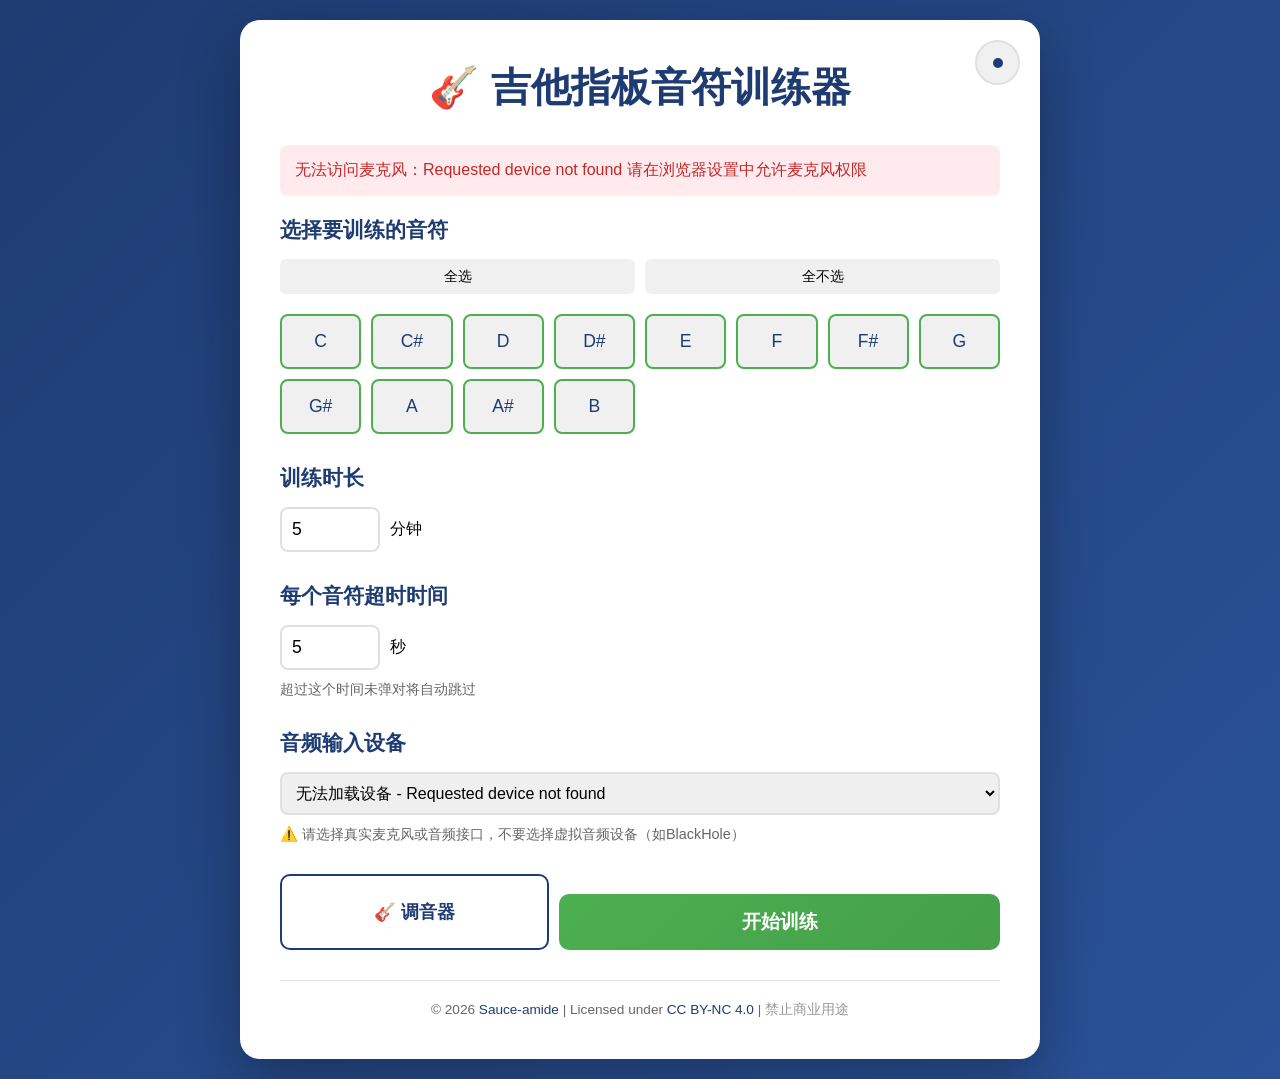
<file: index.html>
<!DOCTYPE html>
<!--
  🎸 吉他指板音符训练器 | Guitar Fretboard Note Trainer
  
  Copyright (c) 2026 Sauce-amide
  Licensed under CC BY-NC 4.0 (Attribution-NonCommercial)
  
  ✅ 允许：学习、研究、个人使用
  ❌ 禁止：商业用途、付费服务、盈利目的
  
  商业许可请联系：https://github.com/Sauce-amide/guitar-trainer
  完整许可：https://creativecommons.org/licenses/by-nc/4.0/
-->
<html lang="zh-CN">
<head>
    <meta charset="UTF-8">
    <meta name="viewport" content="width=device-width, initial-scale=1.0">
    <title>吉他指板音符训练器</title>
    <style>
        /* ==================== CSS 变量定义 ==================== */
        :root {
            --bg-gradient-start: #1e3c72;
            --bg-gradient-end: #2a5298;
            --container-bg: #ffffff;
            --text-primary: #1e3c72;
            --text-secondary: #666666;
            --text-tertiary: #999999;
            --border-color: #e0e0e0;
            --button-hover-bg: #f0f0f0;
            --input-bg: #ffffff;
            --card-bg: #f5f5f5;
            --shadow-color: rgba(0, 0, 0, 0.3);
            --error-bg: #ffebee;
            --error-text: #c62828;
            --success-color: #4CAF50;
            --warning-color: #ff9800;
            --danger-color: #f44336;
        }
        
        /* 深色模式 */
        body.dark-mode {
            --bg-gradient-start: #0d1b2a;
            --bg-gradient-end: #1b263b;
            --container-bg: #1e2936;
            --text-primary: #e0e6ed;
            --text-secondary: #b0b8c1;
            --text-tertiary: #8892a0;
            --border-color: #2d3a4a;
            --button-hover-bg: #2a3847;
            --input-bg: #252f3d;
            --card-bg: #252f3d;
            --shadow-color: rgba(0, 0, 0, 0.6);
            --error-bg: #3a1f1f;
            --error-text: #ff6b6b;
        }

        /* 深色模式样式覆盖 */
        body.dark-mode input,
        body.dark-mode select,
        body.dark-mode button:not(.theme-toggle) {
            background: var(--input-bg);
            color: var(--text-primary);
            border-color: var(--border-color);
        }
        
        body.dark-mode .note-checkbox:hover,
        body.dark-mode .btn-secondary:hover {
            background: var(--button-hover-bg);
        }
        
        body.dark-mode .error-message {
            background: var(--error-bg);
            color: var(--error-text);
        }
        
        body.dark-mode .copyright-footer {
            border-top-color: var(--border-color);
            color: var(--text-secondary);
        }

        * {
            margin: 0;
            padding: 0;
            box-sizing: border-box;
        }

        body {
            font-family: -apple-system, BlinkMacSystemFont, "Segoe UI", Roboto, sans-serif;
            background: linear-gradient(135deg, var(--bg-gradient-start) 0%, var(--bg-gradient-end) 100%);
            min-height: 100vh;
            display: flex;
            justify-content: center;
            align-items: center;
            padding: 20px;
            transition: background 0.3s ease;
        }

        .container {
            background: var(--container-bg);
            border-radius: 20px;
            box-shadow: 0 20px 60px var(--shadow-color);
            padding: 40px;
            max-width: 800px;
            width: 100%;
            position: relative;
            transition: background 0.3s ease, box-shadow 0.3s ease;
        }

        h1 {
            text-align: center;
            color: var(--text-primary);
            margin-bottom: 30px;
            font-size: 2.5em;
            transition: color 0.3s ease;
        }

        .screen {
            display: none;
        }

        .screen.active {
            display: block;
            animation: fadeIn 0.3s ease-in;
        }

        @keyframes fadeIn {
            from { opacity: 0; transform: translateY(10px); }
            to { opacity: 1; transform: translateY(0); }
        }

        /* Setup Screen */
        .setup-section {
            margin-bottom: 30px;
        }

        h2 {
            color: var(--text-primary);
            margin-bottom: 15px;
            font-size: 1.3em;
            transition: color 0.3s ease;
        }

        .notes-grid {
            display: grid;
            grid-template-columns: repeat(auto-fit, minmax(80px, 1fr));
            gap: 10px;
            margin-bottom: 15px;
        }

        .note-checkbox {
            display: flex;
            align-items: center;
            justify-content: center;
            padding: 15px;
            background: var(--card-bg);
            border-radius: 8px;
            cursor: pointer;
            transition: all 0.2s;
            border: 2px solid transparent;
            user-select: none;
        }

        .note-checkbox:hover {
            background: var(--button-hover-bg);
            border-color: var(--text-primary);
        }

        .note-checkbox.checked {
            background: var(--button-hover-bg);
            border-color: var(--success-color);
        }

        .note-checkbox input {
            display: none;
        }

        .note-checkbox label {
            cursor: pointer;
            font-weight: 500;
            font-size: 1.1em;
            color: var(--text-primary);
        }

        .quick-actions {
            display: flex;
            gap: 10px;
            margin-bottom: 20px;
        }

        .quick-actions button {
            flex: 1;
            padding: 8px;
            background: var(--button-hover-bg);
            border: none;
            border-radius: 6px;
            cursor: pointer;
            font-size: 0.9em;
        }

        .quick-actions button:hover {
            background: var(--card-bg);
        }

        .timer-input {
            display: flex;
            align-items: center;
            gap: 10px;
        }

        .timer-input input {
            width: 100px;
            padding: 10px;
            border: 2px solid var(--border-color);
            border-radius: 8px;
            font-size: 1.1em;
        }

        .btn-primary {
            width: 100%;
            padding: 15px;
            background: linear-gradient(135deg, #4CAF50 0%, #45a049 100%);
            color: white;
            border: none;
            border-radius: 10px;
            font-size: 1.2em;
            font-weight: bold;
            cursor: pointer;
            margin-top: 20px;
            transition: transform 0.2s;
        }

        .btn-primary:hover {
            transform: scale(1.02);
        }

        .btn-primary:disabled {
            background: var(--button-hover-bg);
            cursor: not-allowed;
            transform: none;
        }

        /* Training Screen */
        .training-header {
            display: flex;
            justify-content: space-between;
            align-items: center;
            margin-bottom: 30px;
        }

        .timer-display {
            font-size: 1.5em;
            color: var(--text-primary);
            font-weight: bold;
        }

        .progress {
            font-size: 1.2em;
            color: var(--text-secondary);
        }

        .note-display {
            text-align: center;
            margin: 60px 0;
        }

        .target-note {
            font-size: 8em;
            font-weight: bold;
            color: var(--text-primary);
            margin-bottom: 20px;
            text-shadow: 2px 2px 4px rgba(0,0,0,0.1);
        }

        .detected-note {
            font-size: 2em;
            color: var(--text-secondary);
            min-height: 2.5em;
        }

        .detected-note.close {
            color: var(--warning-color);
        }

        .detected-note.correct {
            color: var(--success-color);
            animation: pulse 0.3s ease-in-out;
        }

        @keyframes pulse {
            0%, 100% { transform: scale(1); }
            50% { transform: scale(1.1); }
        }

        /* Note Timeout Progress Bar */
        .note-timeout-bar {
            width: 100%;
            height: 8px;
            background: var(--border-color);
            border-radius: 4px;
            overflow: hidden;
            margin-top: 15px;
        }

        .timeout-progress {
            height: 100%;
            width: 100%;
            background: linear-gradient(90deg, #4CAF50 0%, #8BC34A 50%, #CDDC39 100%);
            transition: width 0.1s linear;
            border-radius: 4px;
        }

        .timeout-progress.warning {
            background: linear-gradient(90deg, #FFC107 0%, #FF9800 100%);
        }

        .timeout-progress.danger {
            background: var(--danger-color);
        }

        .mic-indicator {
            width: 100%;
            margin: 30px 0;
        }

        .waveform-canvas {
            width: 100%;
            height: 150px;
            background: var(--card-bg);
            border-radius: 10px;
            border: 2px solid var(--border-color);
            display: block;
        }

        .frequency-display {
            text-align: center;
            margin-top: 10px;
            color: var(--text-secondary);
            font-size: 0.9em;
            font-family: monospace;
        }

        .training-controls {
            display: flex;
            gap: 10px;
            margin-top: 30px;
        }

        .training-controls button {
            flex: 1;
            padding: 12px;
            border: none;
            border-radius: 8px;
            font-size: 1em;
            cursor: pointer;
            font-weight: 500;
        }

        .btn-pause {
            background: var(--warning-color);
            color: white;
        }

        .btn-stop {
            background: var(--danger-color);
            color: white;
        }

        /* Results Screen */
        .results {
            text-align: center;
        }

        .results h2 {
            color: var(--success-color);
            font-size: 2.5em;
            margin-bottom: 30px;
        }

        .stats {
            display: grid;
            grid-template-columns: repeat(auto-fit, minmax(150px, 1fr));
            gap: 20px;
            margin: 40px 0;
        }

        .stat-item {
            padding: 20px;
            background: var(--card-bg);
            border-radius: 12px;
        }

        .stat-value {
            font-size: 2.5em;
            font-weight: bold;
            color: var(--text-primary);
            margin-bottom: 5px;
        }

        .stat-label {
            color: var(--text-secondary);
            font-size: 0.9em;
        }

        .flash-correct {
            animation: flashGreen 0.5s ease-out;
        }

        @keyframes flashGreen {
            0%, 100% { background: var(--container-bg); }
            50% { background: var(--success-color); opacity: 0.2; }
        }

        .error-message {
            background: #ffebee;
            color: #c62828;
            padding: 15px;
            border-radius: 8px;
            margin-bottom: 20px;
            display: none;
        }

        .error-message.show {
            display: block;
        }

        /* Tuner Screen */
        .tuner-header {
            text-align: center;
            margin-bottom: 30px;
        }

        .tuner-header h2 {
            color: var(--text-primary);
            margin-bottom: 10px;
        }

        .tuner-instruction {
            color: var(--text-secondary);
            font-size: 0.95em;
        }

        .string-selector {
            display: grid;
            grid-template-columns: repeat(6, 1fr);
            gap: 10px;
            margin-bottom: 30px;
        }

        .string-btn {
            padding: 15px 10px;
            border: 2px solid var(--border-color);
            border-radius: 10px;
            background: var(--container-bg);
            cursor: pointer;
            font-size: 1.1em;
            font-weight: bold;
            color: var(--text-primary);
            transition: all 0.2s;
            text-align: center;
            line-height: 1.4;
        }

        .string-btn span {
            display: block;
            font-size: 0.7em;
            font-weight: normal;
            color: var(--text-tertiary);
            margin-top: 5px;
        }

        .string-btn:hover {
            background: var(--button-hover-bg);
            transform: translateY(-2px);
        }

        .string-btn.active {
            background: linear-gradient(135deg, #667eea 0%, #764ba2 100%);
            color: white;
            border-color: #667eea;
        }

        .string-btn.active span {
            color: rgba(255, 255, 255, 0.8);
        }

        .tuner-display {
            text-align: center;
            margin-bottom: 30px;
        }

        .current-frequency {
            font-size: 1.2em;
            color: var(--text-secondary);
            margin-bottom: 10px;
            font-family: monospace;
        }

        .current-note {
            font-size: 4em;
            font-weight: bold;
            color: var(--text-primary);
            margin: 20px 0;
        }

        .cents-deviation {
            font-size: 2em;
            font-weight: bold;
            font-family: monospace;
            margin: 10px 0;
        }

        .cents-deviation.flat {
            color: var(--danger-color);
        }

        .cents-deviation.sharp {
            color: var(--warning-color);
        }

        .cents-deviation.in-tune {
            color: var(--success-color);
        }

        .tuning-indicator {
            position: relative;
            height: 80px;
            background: linear-gradient(to right, #f44336 0%, #ff9800 40%, #4CAF50 50%, #ff9800 60%, #f44336 100%);
            border-radius: 10px;
            margin-bottom: 30px;
            overflow: visible;
        }

        .indicator-scale {
            position: relative;
            height: 100%;
            display: flex;
            align-items: center;
            justify-content: space-between;
            padding: 0 10px;
        }

        .scale-mark {
            position: absolute;
            color: white;
            font-size: 0.85em;
            font-weight: bold;
            transform: translateX(-50%);
        }

        .scale-mark.center {
            font-size: 1.1em;
        }

        .indicator-needle {
            position: absolute;
            top: -10px;
            left: 50%;
            width: 4px;
            height: 100px;
            background: var(--text-primary);
            transform: translateX(-50%);
            transition: left 0.1s ease-out;
            border-radius: 2px;
            box-shadow: 0 2px 8px rgba(0,0,0,0.3);
        }

        .indicator-needle::before {
            content: '';
            position: absolute;
            top: 0;
            left: 50%;
            transform: translateX(-50%);
            width: 0;
            height: 0;
            border-left: 8px solid transparent;
            border-right: 8px solid transparent;
            border-top: 12px solid var(--text-primary);
        }

        .tuning-status {
            position: absolute;
            bottom: -30px;
            left: 50%;
            transform: translateX(-50%);
            font-size: 1.2em;
            font-weight: bold;
            white-space: nowrap;
        }

        .tuner-controls {
            display: flex;
            gap: 10px;
            margin-top: 30px;
        }

        .tuner-controls button {
            flex: 1;
        }

        .btn-secondary {
            padding: 15px 30px;
            border: 2px solid var(--text-primary);
            border-radius: 10px;
            background: var(--container-bg);
            color: var(--text-primary);
            font-size: 1.1em;
            font-weight: 600;
            cursor: pointer;
            transition: all 0.2s;
        }

        .btn-secondary:hover {
            background: var(--button-hover-bg);
            transform: translateY(-2px);
        }


        /* ==================== 主题切换按钮 ==================== */
        .theme-toggle {
            position: absolute;
            top: 20px;
            right: 20px;
            background: var(--button-hover-bg);
            border: 2px solid var(--border-color);
            border-radius: 50%;
            width: 45px;
            height: 45px;
            cursor: pointer;
            display: flex;
            align-items: center;
            justify-content: center;
            transition: all 0.3s ease;
            z-index: 1000;
        }
        
        .theme-toggle:hover {
            transform: scale(1.1);
            border-color: var(--text-primary);
        }
        
        .theme-toggle svg {
            width: 24px;
            height: 24px;
            fill: var(--text-primary);
            transition: transform 0.3s ease;
        }
        
        .theme-toggle:hover svg {
            transform: rotate(20deg);
        }
        
        body.dark-mode .sun-icon { display: none; }
        body:not(.dark-mode) .moon-icon { display: none; }

        /* ==================== 移动端响应式 ==================== */
        @media (max-width: 600px) {
            .string-selector {
                grid-template-columns: repeat(3, 1fr);
                gap: 8px;
            }
            
            .string-btn {
                padding: 12px 8px;
                font-size: 1em;
            }
            
            h1 {
                font-size: 1.8em;
            }
            
            .container {
                padding: 20px;
            }
        }
        
        @media (max-width: 400px) {
            .string-selector {
                grid-template-columns: repeat(2, 1fr);
            }
        }
        .copyright-footer {
            text-align: center;
            margin-top: 30px;
            padding-top: 20px;
            border-top: 1px solid var(--border-color);
            color: var(--text-secondary);
            font-size: 0.85em;
        }

        .copyright-footer a {
            color: var(--text-primary);
            text-decoration: none;
        }

        .copyright-footer a:hover {
            text-decoration: underline;
        }
    </style>
</head>
<body>
    <div class="container">
        <h1>🎸 吉他指板音符训练器</h1>
        
        <!-- Theme Toggle Button -->
        <button class="theme-toggle" id="themeToggle" aria-label="Toggle dark mode" title="切换深色模式">
            <svg class="sun-icon" xmlns="http://www.w3.org/2000/svg" viewBox="0 0 24 24">
                <circle cx="12" cy="12" r="5"/>
                <line x1="12" y1="1" x2="12" y2="3"/>
                <line x1="12" y1="21" x2="12" y2="23"/>
                <line x1="4.22" y1="4.22" x2="5.64" y2="5.64"/>
                <line x1="18.36" y1="18.36" x2="19.78" y2="19.78"/>
                <line x1="1" y1="12" x2="3" y2="12"/>
                <line x1="21" y1="12" x2="23" y2="12"/>
                <line x1="4.22" y1="19.78" x2="5.64" y2="18.36"/>
                <line x1="18.36" y1="5.64" x2="19.78" y2="4.22"/>
            </svg>
            <svg class="moon-icon" xmlns="http://www.w3.org/2000/svg" viewBox="0 0 24 24">
                <path d="M21 12.79A9 9 0 1 1 11.21 3 7 7 0 0 0 21 12.79z"/>
            </svg>
        </button>

        <div class="error-message" id="errorMessage"></div>

        <!-- Setup Screen -->
        <div class="screen active" id="setupScreen">
            <div class="setup-section">
                <h2>选择要训练的音符</h2>
                <div class="quick-actions">
                    <button onclick="selectAllNotes()">全选</button>
                    <button onclick="deselectAllNotes()">全不选</button>
                </div>
                <div class="notes-grid" id="notesGrid"></div>
            </div>

            <div class="setup-section">
                <h2>训练时长</h2>
                <div class="timer-input">
                    <input type="number" id="durationInput" value="5" min="1" max="60">
                    <span>分钟</span>
                </div>
            </div>

            <div class="setup-section">
                <h2>每个音符超时时间</h2>
                <div class="timer-input">
                    <input type="number" id="noteTimeoutInput" value="5" min="1" max="30">
                    <span>秒</span>
                </div>
                <p style="margin-top: 10px; color: var(--text-secondary); font-size: 0.9em;">超过这个时间未弹对将自动跳过</p>
            </div>

            <div class="setup-section">
                <h2>音频输入设备</h2>
                <select id="audioDeviceSelect" style="width: 100%; padding: 10px; border: 2px solid var(--border-color); border-radius: 8px; font-size: 1em;">
                    <option value="">加载中...</option>
                </select>
                <p style="margin-top: 10px; color: var(--text-secondary); font-size: 0.9em;">⚠️ 请选择真实麦克风或音频接口，不要选择虚拟音频设备（如BlackHole）</p>
            </div>

            <div style="display: flex; gap: 10px;">
                <button class="btn-secondary" onclick="showTuner()" style="flex: 1;">🎸 调音器</button>
                <button class="btn-primary" onclick="startTraining()" style="flex: 2;">开始训练</button>
            </div>
        </div>

        <!-- Tuner Screen -->
        <div class="screen" id="tunerScreen">
            <div class="tuner-header">
                <h2>吉他调音器</h2>
                <p class="tuner-instruction">请弹奏一根弦，调音器会自动检测</p>
            </div>

            <div class="string-selector">
                <button class="string-btn" data-string="0" onclick="selectString(0)">E2<br><span>82.41 Hz</span></button>
                <button class="string-btn" data-string="1" onclick="selectString(1)">A2<br><span>110.00 Hz</span></button>
                <button class="string-btn" data-string="2" onclick="selectString(2)">D3<br><span>146.83 Hz</span></button>
                <button class="string-btn" data-string="3" onclick="selectString(3)">G3<br><span>196.00 Hz</span></button>
                <button class="string-btn" data-string="4" onclick="selectString(4)">B3<br><span>246.94 Hz</span></button>
                <button class="string-btn" data-string="5" onclick="selectString(5)">E4<br><span>329.63 Hz</span></button>
            </div>

            <div class="tuner-display">
                <div class="current-frequency" id="tunerFrequency">-- Hz</div>
                <div class="current-note" id="tunerNote">--</div>
                <div class="cents-deviation" id="tunerCents">0</div>
            </div>

            <div class="tuning-indicator">
                <div class="indicator-scale">
                    <div class="scale-mark" style="left: 0%">-50</div>
                    <div class="scale-mark" style="left: 25%">-25</div>
                    <div class="scale-mark center" style="left: 50%">0</div>
                    <div class="scale-mark" style="left: 75%">+25</div>
                    <div class="scale-mark" style="right: 0%">+50</div>
                </div>
                <div class="indicator-needle" id="tunerNeedle"></div>
                <div class="tuning-status" id="tuningStatus">准备调音</div>
            </div>

            <canvas id="tunerWaveform" class="waveform-canvas" width="800" height="100"></canvas>

            <div class="tuner-controls">
                <button class="btn-secondary" onclick="backToSetup()">返回设置</button>
                <button class="btn-primary" onclick="startTrainingFromTuner()">开始训练</button>
            </div>
        </div>

        <!-- Training Screen -->
        <div class="screen" id="trainingScreen">
            <div class="training-header">
                <div class="timer-display" id="timerDisplay">05:00</div>
                <div class="progress" id="progressDisplay">0 / 0</div>
            </div>

            <div class="note-display">
                <div class="target-note" id="targetNote">A</div>
                <div class="detected-note" id="detectedNote">等待检测...</div>
            </div>

                <div class="note-timeout-bar" id="noteTimeoutBar">
                    <div class="timeout-progress" id="timeoutProgress"></div>
                </div>

            <div class="mic-indicator">
                <canvas id="waveformCanvas" class="waveform-canvas" width="800" height="150"></canvas>
                <div class="frequency-display" id="frequencyDisplay">等待音频输入...</div>
            </div>

            <div class="training-controls">
                <button class="btn-pause" onclick="pauseTraining()">暂停</button>
                <button class="btn-stop" onclick="stopTraining()">结束训练</button>
            </div>
        </div>

        <!-- Results Screen -->
        <div class="screen" id="resultsScreen">
            <div class="results">
                <h2>🎉 训练完成！</h2>
                <div class="stats">
                    <div class="stat-item">
                        <div class="stat-value" id="totalNotes">0</div>
                        <div class="stat-label">完成音符数</div>
                    </div>
                    <div class="stat-item">
                        <div class="stat-value" id="accuracy">0%</div>
                        <div class="stat-label">准确率</div>
                    </div>
                    <div class="stat-item">
                        <div class="stat-value" id="timeTaken">0:00</div>
                        <div class="stat-label">用时</div>
                    </div>
                </div>
                <button class="btn-primary" onclick="resetTraining()">再来一次</button>
            </div>
        </div>

        <!-- Copyright Footer -->
        <div class="copyright-footer">
            © 2026 <a href="https://github.com/Sauce-amide/guitar-trainer" target="_blank">Sauce-amide</a> | 
            Licensed under <a href="https://creativecommons.org/licenses/by-nc/4.0/" target="_blank">CC BY-NC 4.0</a> | 
            <span style="color: var(--text-tertiary);">禁止商业用途</span>
        </div>
    </div>

    <script>
        const NOTES = ['C', 'C#', 'D', 'D#', 'E', 'F', 'F#', 'G', 'G#', 'A', 'A#', 'B'];
        const NOTE_FREQUENCIES = {
            'C': 261.63, 'C#': 277.18, 'D': 293.66, 'D#': 311.13,
            'E': 329.63, 'F': 349.23, 'F#': 369.99, 'G': 392.00,
            'G#': 415.30, 'A': 440.00, 'A#': 466.16, 'B': 493.88
        };

        let audioContext, analyser, microphone, animationFrame;
        let waveformCanvas, waveformCtx;
        let selectedNotes = [...NOTES];
        let currentNote = '';
        let correctCount = 0;
        let totalAttempts = 0;
        let startTime, endTime;
        let trainingDuration = 5 * 60; // seconds
        let timerInterval;
        let remainingTime;
        let isPaused = false;
        let lastNote = '';

        // Tuner mode variables
        const GUITAR_STRINGS = [
            { name: 'E2', frequency: 82.41, note: 'E', octave: 2 },
            { name: 'A2', frequency: 110.00, note: 'A', octave: 2 },
            { name: 'D3', frequency: 146.83, note: 'D', octave: 3 },
            { name: 'G3', frequency: 196.00, note: 'G', octave: 3 },
            { name: 'B3', frequency: 246.94, note: 'B', octave: 3 },
            { name: 'E4', frequency: 329.63, note: 'E', octave: 4 }
        ];
        let isTunerMode = false;
        let selectedString = null;
        let tunerWaveformCanvas, tunerWaveformCtx;
        
        // Smoothing variables for tuner
        let smoothedCents = 0;
        let smoothedFrequency = 0;
        const TUNER_SMOOTHING_FACTOR = 0.3; // Lower = more smoothing (0.1-0.5)
        
        // Training mode detection variables
        let detectionHistory = [];
        const DETECTION_CONFIRMATION_TIME = 500; // ms - need to detect same note for this long
        const DETECTION_COOLDOWN_TIME = 800; // ms - prevent re-detection too quickly
        let lastDetectionTime = 0;
        let isInCooldown = false;

        // Note timeout variables
        let noteTimeout = 5;             // 每个音符的超时时间 (秒)
        let noteStartTime = 0;           // 当前音符开始时间
        let noteTimeoutInterval = null;  // 超时计时器

        // ==================== Wake Lock (防止休眠) ====================
        let wakeLock = null;  // Wake Lock 对象
        let isWakeLockSupported = 'wakeLock' in navigator;  // 检测浏览器支持

        // 请求 Wake Lock
        async function requestWakeLock() {
            if (!isWakeLockSupported) {
                console.warn('Wake Lock API 不支持');
                return false;
            }

            try {
                wakeLock = await navigator.wakeLock.request('screen');
                console.log('Wake Lock 已激活 - 屏幕将保持唤醒');

                // 监听自动释放事件 (例如切换到其他标签页)
                wakeLock.addEventListener('release', () => {
                    console.log('Wake Lock 已释放');
                });

                return true;
            } catch (err) {
                console.error(`Wake Lock 请求失败: ${err.name} - ${err.message}`);
                return false;
            }
        }

        // 释放 Wake Lock
        async function releaseWakeLock() {
            if (wakeLock !== null) {
                try {
                    await wakeLock.release();
                    wakeLock = null;
                    console.log('Wake Lock 已手动释放');
                } catch (err) {
                    console.error('释放 Wake Lock 失败:', err);
                }
            }
        }
        // ==================== 深色模式 ==================== 
        function initTheme() {
            const savedTheme = localStorage.getItem('theme');
            const systemPrefersDark = window.matchMedia('(prefers-color-scheme: dark)').matches;
            const theme = savedTheme || (systemPrefersDark ? 'dark' : 'light');
            
            if (theme === 'dark') {
                document.body.classList.add('dark-mode');
            }
            
            const toggleBtn = document.getElementById('themeToggle');
            if (toggleBtn) {
                toggleBtn.addEventListener('click', toggleTheme);
            }
            
            // Listen for system preference changes
            window.matchMedia('(prefers-color-scheme: dark)').addEventListener('change', (e) => {
                if (!localStorage.getItem('theme')) {
                    if (e.matches) {
                        document.body.classList.add('dark-mode');
                    } else {
                        document.body.classList.remove('dark-mode');
                    }
                }
            });
        }
        
        function toggleTheme() {
            const isDark = document.body.classList.toggle('dark-mode');
            localStorage.setItem('theme', isDark ? 'dark' : 'light');
        }
        // Initialize
        function init() {
            initTheme();  // Initialize dark mode
            loadSettings();
            createNoteCheckboxes();
            loadAudioDevices();
            
            // 设置 Wake Lock 自动重新获取监听器
            document.addEventListener('visibilitychange', async () => {
                // 只在训练或调音器激活时重新获取
                const trainingScreen = document.getElementById('trainingScreen');
                const tunerScreen = document.getElementById('tunerScreen');
                const isTrainingActive = trainingScreen && trainingScreen.classList.contains('active');
                const isTunerActive = tunerScreen && tunerScreen.classList.contains('active');

                if ((isTrainingActive || isTunerActive) && document.visibilityState === 'visible') {
                    console.log('标签页重新可见，重新请求 Wake Lock');
                    await requestWakeLock();
                }
            });
        }

        function createNoteCheckboxes() {
            const grid = document.getElementById('notesGrid');
            NOTES.forEach(note => {
                const div = document.createElement('div');
                div.className = 'note-checkbox';
                const isChecked = selectedNotes.includes(note);
                if (isChecked) {
                    div.classList.add('checked');
                }
                div.innerHTML = `
                    <input type="checkbox" id="note-${note}" ${isChecked ? 'checked' : ''}>
                    <label>${note}</label>
                `;
                div.onclick = function() {
                    toggleNote(note);
                };
                grid.appendChild(div);
            });
        }

        function toggleNote(note) {
            const checkbox = document.getElementById(`note-${note}`);
            const div = checkbox.parentElement;
            checkbox.checked = !checkbox.checked;
            if (checkbox.checked) {
                div.classList.add('checked');
            } else {
                div.classList.remove('checked');
            }
            updateSelectedNotes();
            saveSettings();
        }

        function updateSelectedNotes() {
            selectedNotes = NOTES.filter(note => 
                document.getElementById(`note-${note}`).checked
            );
        }

        function selectAllNotes() {
            NOTES.forEach(note => {
                const checkbox = document.getElementById(`note-${note}`);
                checkbox.checked = true;
                checkbox.parentElement.classList.add('checked');
            });
            updateSelectedNotes();
            saveSettings();
        }

        function deselectAllNotes() {
            NOTES.forEach(note => {
                const checkbox = document.getElementById(`note-${note}`);
                checkbox.checked = false;
                checkbox.parentElement.classList.remove('checked');
            });
            updateSelectedNotes();
            saveSettings();
        }
        function saveSettings() {
            const settings = {
                selectedNotes: selectedNotes,
                duration: document.getElementById('durationInput').value,
                noteTimeout: document.getElementById('noteTimeoutInput').value
            };
            localStorage.setItem('guitarTrainerSettings', JSON.stringify(settings));
        }

        function loadSettings() {
            const saved = localStorage.getItem('guitarTrainerSettings');
            if (saved) {
                try {
                    const settings = JSON.parse(saved);
                    if (settings.selectedNotes && settings.selectedNotes.length > 0) {
                        selectedNotes = settings.selectedNotes;
                    }
                    if (settings.duration) {
                        document.getElementById('durationInput').value = settings.duration;
                    }
                    if (settings.noteTimeout) {
                        document.getElementById('noteTimeoutInput').value = settings.noteTimeout;
                    }
                } catch (e) {
                    console.error('Failed to load settings:', e);
                }
            }
        }

        async function loadAudioDevices() {
            const select = document.getElementById('audioDeviceSelect');
            try {
                console.log('Requesting microphone permission...');
                // 首先请求麦克风权限，这样才能获取设备名称
                const tempStream = await navigator.mediaDevices.getUserMedia({ 
                    audio: true,
                    video: false
                });
                console.log('Permission granted, stream:', tempStream);
                
                // 停止临时流
                tempStream.getTracks().forEach(track => {
                    console.log('Stopping track:', track.label);
                    track.stop();
                });
                
                // 等待一下让权限完全生效
                await new Promise(resolve => setTimeout(resolve, 100));
                
                // 现在再次枚举设备，就能看到名称了
                const devices = await navigator.mediaDevices.enumerateDevices();
                console.log('All devices:', devices);
                
                const audioInputs = devices.filter(device => device.kind === 'audioinput');
                console.log('Audio input devices:', audioInputs);
                
                select.innerHTML = '';
                
                if (audioInputs.length === 0) {
                    select.innerHTML = '<option value="">未找到音频输入设备</option>';
                    showError('未找到音频输入设备');
                    return;
                }
                
                // 过滤掉空deviceId的设备
                const validDevices = audioInputs.filter(d => d.deviceId);
                
                if (validDevices.length === 0) {
                    select.innerHTML = '<option value="">无可用设备（权限可能被拒绝）</option>';
                    showError('无法访问音频设备，请检查浏览器权限设置');
                    return;
                }
                
                validDevices.forEach((device, index) => {
                    const option = document.createElement('option');
                    option.value = device.deviceId;
                    const label = device.label || `设备 ${index + 1}`;
                    option.textContent = label;
                    
                    // 标记默认设备
                    if (device.deviceId === 'default' || index === 0) {
                        option.textContent = '✅ ' + label + (device.deviceId === 'default' ? ' (系统默认)' : ' (推荐)');
                        option.selected = true;
                    }
                    
                    select.appendChild(option);
                });
                
                console.log('Device list populated with', validDevices.length, 'devices');
                
            } catch (error) {
                console.error('Failed to load audio devices:', error);
                select.innerHTML = '<option value="">无法加载设备 - ' + error.message + '</option>';
                showError('无法访问麦克风：' + error.message + '\n\n请在浏览器设置中允许麦克风权限');
            }
        }

        function showError(message) {
            const errorEl = document.getElementById('errorMessage');
            errorEl.textContent = message;
            errorEl.classList.add('show');
            setTimeout(() => errorEl.classList.remove('show'), 5000);
        }

        function showScreen(screenId) {
            document.querySelectorAll('.screen').forEach(s => s.classList.remove('active'));
            document.getElementById(screenId).classList.add('active');
        }

        async function startTraining() {
            updateSelectedNotes();
            saveSettings();
            
            if (selectedNotes.length === 0) {
                showError('请至少选择一个音符！');
                return;
            }

            const duration = parseInt(document.getElementById('durationInput').value);
            if (duration < 1 || duration > 60) {
                showError('训练时长必须在1-60分钟之间！');
            }

            const timeout = parseInt(document.getElementById('noteTimeoutInput').value);
            if (timeout < 1 || timeout > 30) {
                showError('超时时间必须在1-30秒之间！');
                return;
            }

            trainingDuration = duration * 60;
            remainingTime = trainingDuration;
            noteTimeout = timeout;  // 设置超时时间
            correctCount = 0;
            totalAttempts = 0;
            startTime = Date.now();
            isPaused = false;
            
            // Reset detection state
            detectionHistory = [];
            isInCooldown = false;
            lastDetectionTime = 0;

            try {
                await initAudio();
                showScreen('trainingScreen');
                nextNote();
                startTimer();
                
                // 请求 Wake Lock 防止屏幕休眠
                await requestWakeLock();
            } catch (error) {
                showError('无法访问麦克风：' + error.message);
            }
        }

        async function initAudio() {
            console.log('initAudio: Starting...');
            try {
                audioContext = new (window.AudioContext || window.webkitAudioContext)();
                console.log('initAudio: AudioContext created', audioContext.state);
                
                analyser = audioContext.createAnalyser();
                analyser.fftSize = 2048;
                analyser.smoothingTimeConstant = 0.8;
                console.log('initAudio: Analyser created');

                const selectedDeviceId = document.getElementById('audioDeviceSelect').value;
                const constraints = { 
                    audio: {
                        deviceId: selectedDeviceId ? { exact: selectedDeviceId } : undefined,
                        echoCancellation: false,
                        noiseSuppression: false,
                        autoGainControl: false
                    }
                };
                const stream = await navigator.mediaDevices.getUserMedia(constraints);
                console.log('initAudio: Microphone stream obtained', stream.getAudioTracks());
                
                microphone = audioContext.createMediaStreamSource(stream);
                microphone.connect(analyser);
                console.log('initAudio: Microphone connected to analyser');
                
                // Initialize canvas
                waveformCanvas = document.getElementById('waveformCanvas');
                waveformCtx = waveformCanvas.getContext('2d');
                console.log('initAudio: Canvas initialized', waveformCanvas.width, 'x', waveformCanvas.height);
                
                // Start processing loop
                processAudio();
                console.log('initAudio: Processing loop started');
            } catch (error) {
                console.error('initAudio: Error', error);
                throw error;
            }
        }

        function processAudio() {
            if (!audioContext || audioContext.state === 'closed') {
                console.log('processAudio: audioContext not ready');
                return;
            }
            
            animationFrame = requestAnimationFrame(processAudio);
            
            if (isPaused) return;

            const bufferLength = analyser.fftSize;
            const buffer = new Float32Array(bufferLength);
            analyser.getFloatTimeDomainData(buffer);
            
            // Draw waveform
            try {
                drawWaveform(buffer);
            } catch (error) {
                console.error('processAudio: drawWaveform error', error);
            }

            // Calculate volume
            const volume = Math.sqrt(buffer.reduce((sum, val) => sum + val * val, 0) / buffer.length);
            
            // Detect pitch
            const frequency = autoCorrelate(buffer, audioContext.sampleRate);
            
            if (frequency > 0 && volume > 0.0005) {
                const note = frequencyToNote(frequency);
                updateFrequencyDisplay(frequency, note, volume);
                updateDetectedNote(note, frequency);
                checkNote(note);
            } else {
                updateFrequencyDisplay(-1, '', volume);
            }
        }

        function drawWaveform(buffer) {
            if (!waveformCanvas || !waveformCtx) {
                console.error('drawWaveform: canvas not initialized');
                return;
            }
            const canvas = waveformCanvas;
            const ctx = waveformCtx;
            const width = canvas.width;
            const height = canvas.height;
            
            // Clear canvas - use CSS variable
            const bgColor = getComputedStyle(document.body).getPropertyValue('--card-bg').trim();
            ctx.fillStyle = bgColor;
            ctx.fillRect(0, 0, width, height);
            
            // Draw center line - use CSS variable
            const borderColor = getComputedStyle(document.body).getPropertyValue('--border-color').trim();
            ctx.strokeStyle = borderColor;
            ctx.lineWidth = 1;
            ctx.beginPath();
            ctx.moveTo(0, height / 2);
            ctx.lineTo(width, height / 2);
            ctx.stroke();
            
            // Draw waveform - use CSS variable
            const primaryColor = getComputedStyle(document.body).getPropertyValue('--text-primary').trim();
            ctx.strokeStyle = primaryColor;
            ctx.lineWidth = 2;
            ctx.beginPath();
            
            const sliceWidth = width / buffer.length;
            let x = 0;
            
            for (let i = 0; i < buffer.length; i++) {
                const v = buffer[i];
                const y = (v + 1) * height / 2;
                
                if (i === 0) {
                    ctx.moveTo(x, y);
                } else {
                    ctx.lineTo(x, y);
                }
                
                x += sliceWidth;
            }
            
            ctx.stroke();
            
            // 添加调试信息 - 显示波形统计
            const rms = Math.sqrt(buffer.reduce((sum, val) => sum + val * val, 0) / buffer.length);
            const peak = Math.max(...Array.from(buffer).map(Math.abs));
            const textColor = getComputedStyle(document.body).getPropertyValue('--text-secondary').trim();
            ctx.fillStyle = textColor;
            ctx.font = '12px monospace';
            ctx.fillText(`RMS: ${(rms * 100).toFixed(2)}% | Peak: ${(peak * 100).toFixed(2)}%`, 10, 20);
        }

        function updateFrequencyDisplay(frequency, note, volume) {
            const display = document.getElementById('frequencyDisplay');
            if (frequency > 0) {
                display.textContent = `频率: ${frequency.toFixed(2)} Hz | 音符: ${note} | 音量: ${(volume * 100).toFixed(1)}%`;
                display.style.color = 'var(--text-primary)';
            } else if (volume > 0.001) {
                display.textContent = `音量: ${(volume * 100).toFixed(1)}% | 音量太小或频率不明确`;
                display.style.color = 'var(--text-tertiary)';
            } else {
                display.textContent = '等待音频输入...';
                display.style.color = 'var(--text-tertiary)';
            }
        }

        /**
         * YIN Algorithm for pitch detection
         * Based on: "YIN, a fundamental frequency estimator for speech and music"
         * by Alain de Cheveigné and Hideki Kawahara (2002)
         * 
         * This is the industry standard used by GuitarTuna and similar apps.
         * Much better than autocorrelation for musical instruments.
         */
        function yinPitchDetection(buffer, sampleRate) {
            const threshold = 0.15;  // Standard YIN threshold
            const bufferSize = buffer.length;
            const halfBufferSize = Math.floor(bufferSize / 2);
            
            // Step 1: Calculate the difference function
            const yinBuffer = new Float32Array(halfBufferSize);
            yinBuffer[0] = 1;  // First value is always 1 (will be set in step 2)
            
            // Calculate squared difference
            for (let tau = 1; tau < halfBufferSize; tau++) {
                let sum = 0;
                for (let i = 0; i < halfBufferSize; i++) {
                    const delta = buffer[i] - buffer[i + tau];
                    sum += delta * delta;
                }
                yinBuffer[tau] = sum;
            }
            
            // Step 2: Cumulative mean normalized difference
            yinBuffer[0] = 1;
            let runningSum = 0;
            
            for (let tau = 1; tau < halfBufferSize; tau++) {
                runningSum += yinBuffer[tau];
                if (runningSum === 0) {
                    yinBuffer[tau] = 1;
                } else {
                    yinBuffer[tau] *= tau / runningSum;
                }
            }
            
            // Step 3: Absolute threshold
            // Find the first valley below threshold in guitar frequency range
            const MIN_FREQ = 75;   // Below E2
            const MAX_FREQ = 1400; // Above E6
            
            const minTau = Math.max(Math.floor(sampleRate / MAX_FREQ), 2);
            const maxTau = Math.min(Math.floor(sampleRate / MIN_FREQ), halfBufferSize - 1);
            
            let tau = minTau;
            
            // Search for first point below threshold
            while (tau < maxTau) {
                if (yinBuffer[tau] < threshold) {
                    // Found a dip below threshold
                    // Now find the local minimum (valley)
                    while (tau + 1 < maxTau && yinBuffer[tau + 1] < yinBuffer[tau]) {
                        tau++;
                    }
                    
                    // Found the valley, now do parabolic interpolation
                    let betterTau = tau;
                    
                    if (tau > 0 && tau < halfBufferSize - 1) {
                        const s0 = yinBuffer[tau - 1];
                        const s1 = yinBuffer[tau];
                        const s2 = yinBuffer[tau + 1];
                        
                        // Parabolic interpolation to get sub-sample precision
                        const adjustment = (s2 - s0) / (2 * (2 * s1 - s2 - s0));
                        if (!isNaN(adjustment) && isFinite(adjustment)) {
                            betterTau = tau + adjustment;
                        }
                    }
                    
                    const frequency = sampleRate / betterTau;
                    
                    // Validate frequency is in guitar range
                    if (frequency >= MIN_FREQ && frequency <= MAX_FREQ) {
                        return frequency;
                    }
                }
                tau++;
            }
            
            // No good pitch found
            return -1;
        }

        // Main pitch detection function
        function autoCorrelate(buffer, sampleRate) {
            // Calculate RMS for noise gate
            let rms = 0;
            for (let i = 0; i < buffer.length; i++) {
                rms += buffer[i] * buffer[i];
            }
            rms = Math.sqrt(rms / buffer.length);
            
            // Noise gate - ignore very quiet sounds (lowered threshold for unplugged electric guitar)
            if (rms < 0.0005) return -1;
            
            // Use YIN algorithm for pitch detection
            return yinPitchDetection(buffer, sampleRate);
        }

        function frequencyToNote(frequency) {
            const noteNum = 12 * (Math.log(frequency / 440) / Math.log(2));
            const roundedNoteNum = Math.round(noteNum);
            const noteIndex = (roundedNoteNum + 9 + 120) % 12; // +9 because A is index 9
            return NOTES[noteIndex];
        }

        function getCentsOff(frequency, targetNote) {
            const targetFreq = NOTE_FREQUENCIES[targetNote];
            let closestFreq = targetFreq;
            
            // Check different octaves
            for (let octave = 0.25; octave <= 4; octave *= 2) {
                const freq = targetFreq * octave;
                if (Math.abs(frequency - freq) < Math.abs(frequency - closestFreq)) {
                    closestFreq = freq;
                }
            }
            
            return 1200 * Math.log2(frequency / closestFreq);
        }


        function updateDetectedNote(note, frequency) {
            const detectedEl = document.getElementById('detectedNote');
            const centsOff = getCentsOff(frequency, currentNote);
            
            if (note === currentNote && Math.abs(centsOff) < 50) {
                const centsText = centsOff > 0 ? `+${centsOff.toFixed(0)}` : centsOff.toFixed(0);
                detectedEl.textContent = `♪ ${note} (${centsText} 音分)`;
                detectedEl.className = 'detected-note correct';
            } else if (Math.abs(centsOff) < 100) {
                detectedEl.textContent = `♪ ${note} (接近 ${currentNote})`;
                detectedEl.className = 'detected-note close';
            } else {
                detectedEl.textContent = `♪ ${note}`;
                detectedEl.className = 'detected-note';
            }
        }

        function checkNote(detectedNote) {
            const now = Date.now();
            
            // Check if we're in cooldown period after last successful detection
            if (isInCooldown) {
                return;
            }
            
            // Add to detection history with timestamp
            detectionHistory.push({
                note: detectedNote,
                timestamp: now
            });
            
            // Remove old detections outside the confirmation window
            detectionHistory = detectionHistory.filter(d => 
                now - d.timestamp < DETECTION_CONFIRMATION_TIME
            );
            
            // Check if we have consistent detections of the correct note
            const correctDetections = detectionHistory.filter(d => d.note === currentNote);
            
            // Need at least 5 consistent detections within the time window
            if (correctDetections.length >= 5) {
                // Success! Note confirmed
                
                // 清除超时计时器
                if (noteTimeoutInterval) {
                    clearInterval(noteTimeoutInterval);
                    noteTimeoutInterval = null;
                }
                
                correctCount++;
                totalAttempts++;
                
                // Enter cooldown to prevent immediate re-detection
                isInCooldown = true;
                lastDetectionTime = now;
                detectionHistory = []; // Clear history
                
                document.querySelector('.container').classList.add('flash-correct');
                setTimeout(() => {
                    document.querySelector('.container').classList.remove('flash-correct');
                }, 500);
                
                setTimeout(() => {
                    isInCooldown = false; // Exit cooldown before next note
                    nextNote();
                }, DETECTION_COOLDOWN_TIME);
            }
        }


        /**
         * 启动音符超时计时
         */
        function startNoteTimeout() {
            // 清除之前的计时器
            if (noteTimeoutInterval) {
                clearInterval(noteTimeoutInterval);
            }
            
            // 重置进度条
            const progressBar = document.getElementById('timeoutProgress');
            if (progressBar) {
                progressBar.style.width = '100%';
                progressBar.classList.remove('warning', 'danger');
            }
            
            // 记录开始时间
            noteStartTime = Date.now();
            
            // 每 100ms 更新一次进度
            noteTimeoutInterval = setInterval(() => {
                if (isPaused) return;
                
                const elapsed = (Date.now() - noteStartTime) / 1000;
                const remaining = noteTimeout - elapsed;
                
                if (remaining <= 0) {
                    handleNoteTimeout();
                } else {
                    const progress = (remaining / noteTimeout) * 100;
                    updateNoteProgress(progress);
                }
            }, 100);
        }
        
        /**
         * 更新超时进度条
         */
        function updateNoteProgress(progress) {
            const progressBar = document.getElementById('timeoutProgress');
            if (!progressBar) return;
            
            progressBar.style.width = progress + '%';
            
            // 根据剩余时间改变颜色
            progressBar.classList.remove('warning', 'danger');
            if (progress < 30) {
                progressBar.classList.add('danger');
            } else if (progress < 60) {
                progressBar.classList.add('warning');
            }
        }
        
        /**
         * 处理音符超时
         */
        function handleNoteTimeout() {
            // 清除计时器
            if (noteTimeoutInterval) {
                clearInterval(noteTimeoutInterval);
                noteTimeoutInterval = null;
            }
            
            // 增加尝试次数
            totalAttempts++;
            
            // 显示超时消息
            const detectedEl = document.getElementById('detectedNote');
            detectedEl.textContent = '超时！';
            detectedEl.style.color = 'var(--danger-color)';
            
            // 等待一下然后切换到下一个音符
            setTimeout(() => {
                nextNote();
            }, 500);
        }
        function nextNote() {
            let newNote;
            do {
                newNote = selectedNotes[Math.floor(Math.random() * selectedNotes.length)];
            } while (newNote === lastNote && selectedNotes.length > 1);
            
            lastNote = newNote;
            currentNote = newNote;
            
            // Reset detection state for new note
            detectionHistory = [];
            isInCooldown = false;
            
            document.getElementById('targetNote').textContent = newNote;
            document.getElementById('detectedNote').textContent = '等待检测...';
            document.getElementById('detectedNote').className = 'detected-note';
            updateProgress();
            
            // 启动超时计时
            noteStartTime = Date.now();
            startNoteTimeout();
        }

        function updateProgress() {
            document.getElementById('progressDisplay').textContent = 
                `${correctCount} 个音符`;
        }

        function startTimer() {
            updateTimerDisplay();
            timerInterval = setInterval(() => {
                if (!isPaused) {
                    remainingTime--;
                    updateTimerDisplay();
                    
                    if (remainingTime <= 0) {
                        endTraining();
                    }
                }
            }, 1000);
        }

        function updateTimerDisplay() {
            const minutes = Math.floor(remainingTime / 60);
            const seconds = remainingTime % 60;
            document.getElementById('timerDisplay').textContent = 
                `${String(minutes).padStart(2, '0')}:${String(seconds).padStart(2, '0')}`;
        }

        function pauseTraining() {
            isPaused = !isPaused;
            const btn = document.querySelector('.btn-pause');
            btn.textContent = isPaused ? '继续' : '暂停';
            
            // 暂停时释放 Wake Lock，继续时重新请求
            if (isPaused) {
                releaseWakeLock();
            } else {
                requestWakeLock();
            }
        }
        function stopTraining() {
            if (confirm('确定要结束训练吗？')) {
                endTraining();
            }
        }

        function endTraining() {
            clearInterval(timerInterval);
            
            // 清理超时计时器
            if (noteTimeoutInterval) {
                clearInterval(noteTimeoutInterval);
                noteTimeoutInterval = null;
            }
            if (animationFrame) {
                cancelAnimationFrame(animationFrame);
            }
            endTime = Date.now();
            
            if (microphone && microphone.mediaStream) {
                microphone.mediaStream.getTracks().forEach(track => track.stop());
            }
            if (audioContext) {
                audioContext.close();
            }
            
            // 释放 Wake Lock
            releaseWakeLock();
            showResults();
        }

        function showResults() {
            const actualTime = Math.floor((endTime - startTime) / 1000);
            const minutes = Math.floor(actualTime / 60);
            const seconds = actualTime % 60;

            document.getElementById('totalNotes').textContent = correctCount;
            document.getElementById('accuracy').textContent = 
                totalAttempts > 0 ? Math.round((correctCount / totalAttempts) * 100) + '%' : 'N/A';
            document.getElementById('timeTaken').textContent = 
                `${minutes}:${String(seconds).padStart(2, '0')}`;

            showScreen('resultsScreen');
        }

        function resetTraining() {
            showScreen('setupScreen');
        }


        // ============== TUNER MODE FUNCTIONS ==============

        function showTuner() {
            console.log('showTuner: Entering tuner mode');
            isTunerMode = true;
            showScreen('tunerScreen');
            
            // Initialize tuner waveform canvas
            tunerWaveformCanvas = document.getElementById('tunerWaveform');
            tunerWaveformCtx = tunerWaveformCanvas.getContext('2d');
            
            // Reset smoothing variables
            smoothedCents = 0;
            smoothedFrequency = 0;
            
            // Start audio processing for tuner
            initAudioForTuner();
        }

        async function initAudioForTuner() {
            try {
                console.log('initAudioForTuner: Starting audio for tuner');
                const selectedDeviceId = document.getElementById('audioDeviceSelect').value;
                const constraints = {
                    audio: {
                        deviceId: selectedDeviceId ? { exact: selectedDeviceId } : undefined,
                        echoCancellation: false,
                        noiseSuppression: false,
                        autoGainControl: false
                    }
                };

                const stream = await navigator.mediaDevices.getUserMedia(constraints);
                
                audioContext = new (window.AudioContext || window.webkitAudioContext)();
                analyser = audioContext.createAnalyser();
                analyser.fftSize = 2048;
                analyser.smoothingTimeConstant = 0.8;
                
                microphone = audioContext.createMediaStreamSource(stream);
                microphone.mediaStream = stream;
                microphone.connect(analyser);
                
                console.log('initAudioForTuner: Audio initialized, starting processing');
                processTunerAudio();
                
                // 请求 Wake Lock 防止调音时屏幕休眠
                await requestWakeLock();
            } catch (error) {
                console.error('initAudioForTuner: Error', error);
                alert('无法访问麦克风: ' + error.message);
            }
        }

        function processTunerAudio() {
            if (!audioContext || audioContext.state === 'closed') {
                console.log('processTunerAudio: audioContext not ready');
                return;
            }
            
            animationFrame = requestAnimationFrame(processTunerAudio);
            
            if (!isTunerMode) return;

            const bufferLength = analyser.fftSize;
            const buffer = new Float32Array(bufferLength);
            analyser.getFloatTimeDomainData(buffer);
            
            // Draw waveform for tuner
            drawTunerWaveform(buffer);

            // Calculate volume
            const volume = Math.sqrt(buffer.reduce((sum, val) => sum + val * val, 0) / buffer.length);
            
            // Detect pitch
            const frequency = autoCorrelate(buffer, audioContext.sampleRate);
            
            if (frequency > 0 && volume > 0.0005) {
                updateTunerDisplay(frequency, volume);
            } else {
                // No clear pitch detected
                document.getElementById('tunerFrequency').textContent = '-- Hz';
                document.getElementById('tunerNote').textContent = '--';
                document.getElementById('tunerCents').textContent = '0';
                document.getElementById('tunerCents').className = 'cents-deviation';
                document.getElementById('tuningStatus').textContent = '等待音频输入...';
                document.getElementById('tuningStatus').style.color = 'var(--text-tertiary)';
            }
        }

        function drawTunerWaveform(buffer) {
            if (!tunerWaveformCanvas || !tunerWaveformCtx) return;
            
            const width = tunerWaveformCanvas.width;
            const height = tunerWaveformCanvas.height;
            const ctx = tunerWaveformCtx;
            
            const bgColor = getComputedStyle(document.body).getPropertyValue('--card-bg').trim();
            ctx.fillStyle = bgColor;
            ctx.fillRect(0, 0, width, height);
            
            ctx.lineWidth = 2;
            const primaryColor = getComputedStyle(document.body).getPropertyValue('--text-primary').trim();
            ctx.strokeStyle = primaryColor;
            ctx.beginPath();
            
            const sliceWidth = width / buffer.length;
            let x = 0;
            
            for (let i = 0; i < buffer.length; i++) {
                const v = buffer[i];
                const y = (v + 1) * height / 2;
                
                if (i === 0) {
                    ctx.moveTo(x, y);
                } else {
                    ctx.lineTo(x, y);
                }
                
                x += sliceWidth;
            }
            
            ctx.stroke();
            
            // Draw center line
            const borderColor = getComputedStyle(document.body).getPropertyValue('--border-color').trim();
            ctx.strokeStyle = borderColor;
            ctx.lineWidth = 1;
            ctx.beginPath();
            ctx.moveTo(0, height / 2);
            ctx.lineTo(width, height / 2);
            ctx.stroke();
        }

        function updateTunerDisplay(frequency, volume) {
            // Find closest note
            const noteInfo = frequencyToNoteDetailed(frequency);
            
            // Apply smoothing to frequency and cents using exponential moving average
            if (smoothedFrequency === 0) {
                // Initialize on first detection
                smoothedFrequency = frequency;
                smoothedCents = noteInfo.cents;
            } else {
                // Smooth the values (low-pass filter)
                smoothedFrequency = smoothedFrequency * (1 - TUNER_SMOOTHING_FACTOR) + frequency * TUNER_SMOOTHING_FACTOR;
                smoothedCents = smoothedCents * (1 - TUNER_SMOOTHING_FACTOR) + noteInfo.cents * TUNER_SMOOTHING_FACTOR;
            }
            
            document.getElementById('tunerFrequency').textContent = smoothedFrequency.toFixed(2) + ' Hz';
            document.getElementById('tunerNote').textContent = noteInfo.note;
            
            const centsElement = document.getElementById('tunerCents');
            const statusElement = document.getElementById('tuningStatus');
            const needleElement = document.getElementById('tunerNeedle');
            
            // Format cents display using smoothed value
            const centsText = smoothedCents > 0 ? '+' + smoothedCents.toFixed(0) : smoothedCents.toFixed(0);
            centsElement.textContent = centsText;
            
            // Color code based on tuning accuracy
            if (Math.abs(smoothedCents) <= 5) {
                centsElement.className = 'cents-deviation in-tune';
                statusElement.textContent = '✓ 已调准';
                statusElement.style.color = 'var(--success-color)';
            } else if (Math.abs(smoothedCents) <= 15) {
                centsElement.className = smoothedCents < 0 ? 'cents-deviation flat' : 'cents-deviation sharp';
                statusElement.textContent = smoothedCents < 0 ? '↓ 偏低' : '↑ 偏高';
                statusElement.style.color = 'var(--warning-color)';
            } else {
                centsElement.className = smoothedCents < 0 ? 'cents-deviation flat' : 'cents-deviation sharp';
                statusElement.textContent = smoothedCents < 0 ? '↓↓ 太低' : '↑↑ 太高';
                statusElement.style.color = 'var(--danger-color)';
            }
            
            // Move needle using smoothed cents (map -50 to +50 cents to 0% to 100% position)
            const needlePosition = 50 + (smoothedCents / 50) * 50;
            const clampedPosition = Math.max(0, Math.min(100, needlePosition));
            needleElement.style.left = clampedPosition + '%';
        }

        function frequencyToNoteDetailed(frequency) {
            // Calculate note from frequency
            const A4 = 440;
            const C0 = A4 * Math.pow(2, -4.75); // C0 = 16.35 Hz
            
            // Calculate how many semitones away from C0
            const halfStepsFromC0 = 12 * Math.log2(frequency / C0);
            const roundedHalfSteps = Math.round(halfStepsFromC0);
            
            // Calculate cents deviation from the nearest note
            const cents = (halfStepsFromC0 - roundedHalfSteps) * 100;
            
            // Get note name and octave
            const noteIndex = roundedHalfSteps % 12;
            const octave = Math.floor(roundedHalfSteps / 12);
            const noteName = NOTES[noteIndex];
            
            return {
                note: noteName + octave,
                noteName: noteName,
                octave: octave,
                cents: cents,
                frequency: frequency
            };
        }

        function selectString(stringIndex) {
            // Update UI
            document.querySelectorAll('.string-btn').forEach((btn, idx) => {
                if (idx === stringIndex) {
                    btn.classList.add('active');
                } else {
                    btn.classList.remove('active');
                }
            });
            
            selectedString = stringIndex;
            const targetString = GUITAR_STRINGS[stringIndex];
            console.log('Selected string:', targetString.name, targetString.frequency + ' Hz');
        }

        function backToSetup() {
            console.log('backToSetup: Leaving tuner mode');
            isTunerMode = false;
            
            // Stop audio
            if (animationFrame) {
                cancelAnimationFrame(animationFrame);
            }
            if (microphone && microphone.mediaStream) {
                microphone.mediaStream.getTracks().forEach(track => track.stop());
            }
            if (audioContext) {
                audioContext.close();
                audioContext = null;
            }
            
            // 释放 Wake Lock
            releaseWakeLock();
            
        }

        function startTrainingFromTuner() {
            console.log('startTrainingFromTuner: Going from tuner to training');
            isTunerMode = false;
            
            // Stop tuner audio
            if (animationFrame) {
                cancelAnimationFrame(animationFrame);
            }
            if (microphone && microphone.mediaStream) {
                microphone.mediaStream.getTracks().forEach(track => track.stop());
            }
            if (audioContext) {
                audioContext.close();
                audioContext = null;
            }
            
            // Start training
            startTraining();
        }
        // Initialize on load
        init();
    </script>
</body>
</html>
</file>
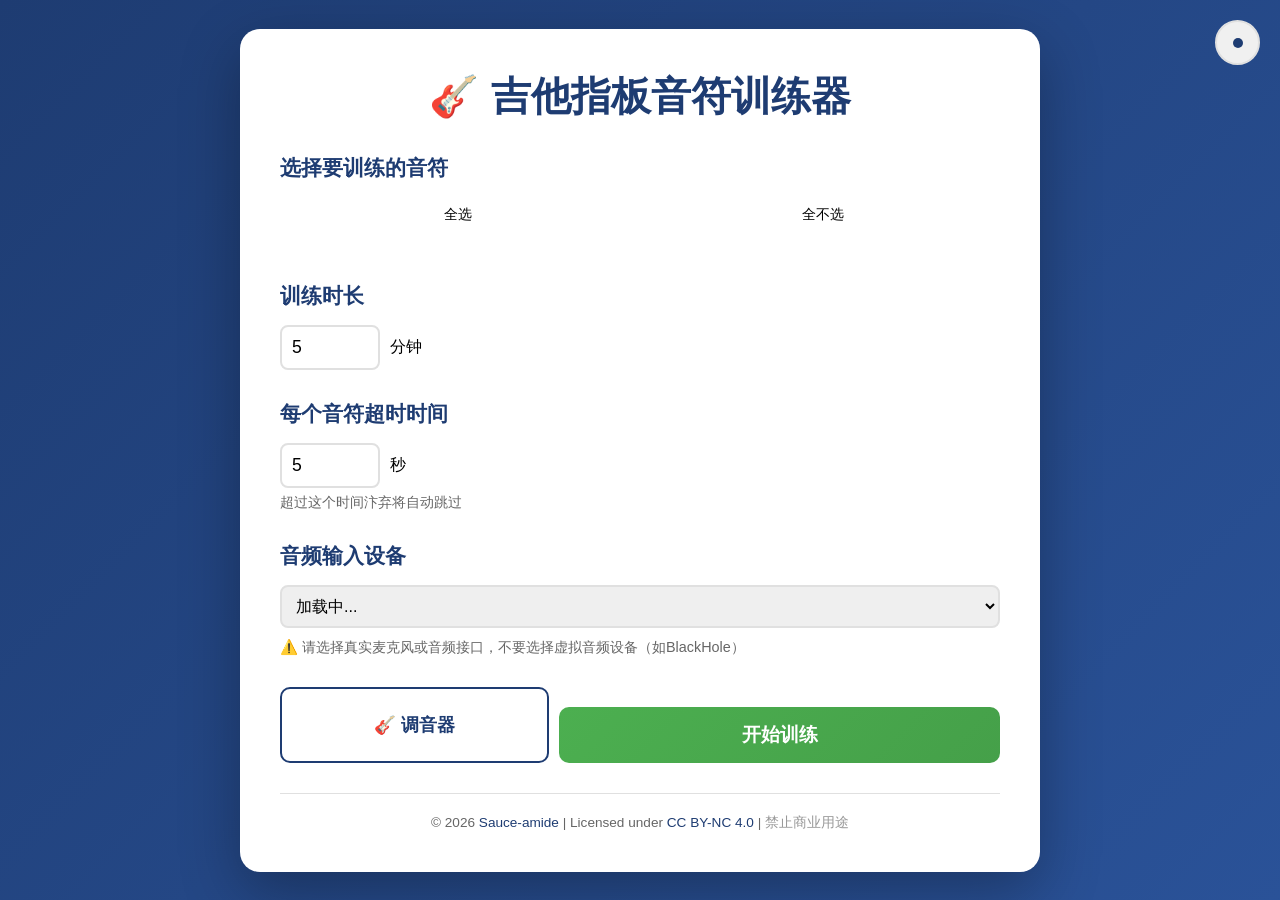
<file: guitar-trainer-modular/index.html>
<!DOCTYPE html>
<!--
  🎸 吉他指板音符训练器 | Guitar Fretboard Note Trainer
  
  Copyright (c) 2026 Sauce-amide
  Licensed under CC BY-NC 4.0 (Attribution-NonCommercial)
  
  ✅ 允许：学习、研究、个人使用
  ❌ 禁止：商业用途、付费服务、盈利目的
  
  商业许可请联系：https://github.com/Sauce-amide/guitar-trainer
  完整许可：https://creativecommons.org/licenses/by-nc/4.0/
-->
<html lang="zh-CN">
<head>
    <meta charset="UTF-8">
    <meta name="viewport" content="width=device-width, initial-scale=1.0">
    <title>吉他指板音符训练器</title>
    
    <!-- 样式表 -->
    <link rel="stylesheet" href="css/main.css">
    <link rel="stylesheet" href="css/screens.css">
    <link rel="stylesheet" href="css/tuner.css">
</head>
<body>
    <div class="container">
        <h1>🎸 吉他指板音符训练器</h1>
        <button class="theme-toggle" id="themeToggle" aria-label="Toggle dark mode" title="切换深色模式">
            <svg class="sun-icon" xmlns="http://www.w3.org/2000/svg" viewBox="0 0 24 24">
                <circle cx="12" cy="12" r="5"/>
                <line x1="12" y1="1" x2="12" y2="3"/>
                <line x1="12" y1="21" x2="12" y2="23"/>
                <line x1="4.22" y1="4.22" x2="5.64" y2="5.64"/>
                <line x1="18.36" y1="18.36" x2="19.78" y2="19.78"/>
                <line x1="1" y1="12" x2="3" y2="12"/>
                <line x1="21" y1="12" x2="23" y2="12"/>
                <line x1="4.22" y1="19.78" x2="5.64" y2="18.36"/>
                <line x1="18.36" y1="5.64" x2="19.78" y2="4.22"/>
            </svg>
            <svg class="moon-icon" xmlns="http://www.w3.org/2000/svg" viewBox="0 0 24 24">
                <path d="M21 12.79A9 9 0 1 1 11.21 3 7 7 0 0 0 21 12.79z"/>
            </svg>
        </button>
        
        <div class="error-message" id="errorMessage"></div>

        <!-- 设置屏幕 -->
        <div class="screen active" id="setupScreen">
            <div class="setup-section">
                <h2>选择要训练的音符</h2>
                <div class="quick-actions">
                    <button id="selectAllBtn">全选</button>
                    <button id="deselectAllBtn">全不选</button>
                </div>
                <div class="notes-grid" id="notesGrid"></div>
            </div>

            <div class="setup-section">
                <h2>训练时长</h2>
                <div class="timer-input">
                    <input type="number" id="durationInput" value="5" min="1" max="60">
                    <span>分钟</span>
                </div>
            </div>

            <div class="setup-section">
                <h2>每个音符超时时间</h2>
                <div class="timer-input">
                    <input type="number" id="noteTimeoutInput" value="5" min="1" max="30">
                    <span>秒</span>
                </div>
                <p style="margin-top: 5px; color: var(--text-secondary); font-size: 0.9em;">超过这个时间汴弃将自动跳过</p>
            </div>

            <div class="setup-section">
                <h2>音频输入设备</h2>
                <select id="audioDeviceSelect" style="width: 100%; padding: 10px; border: 2px solid var(--border-color); border-radius: 8px; font-size: 1em;">
                    <option value="">加载中...</option>
                </select>
                <p style="margin-top: 10px; color: var(--text-secondary); font-size: 0.9em;">⚠️ 请选择真实麦克风或音频接口，不要选择虚拟音频设备（如BlackHole）</p>
            </div>

            <div style="display: flex; gap: 10px;">
                <button class="btn-secondary" id="showTunerBtn" style="flex: 1;">🎸 调音器</button>
                <button class="btn-primary" id="startTrainingBtn" style="flex: 2;">开始训练</button>
            </div>
        </div>

        <!-- 调音器屏幕 -->
        <div class="screen" id="tunerScreen">
            <div class="tuner-header">
                <h2>吉他调音器</h2>
                <p class="tuner-instruction">请弹奏一根弦，调音器会自动检测</p>
            </div>

            <div class="string-selector">
                <button class="string-btn" data-string="0">E2<br><span>82.41 Hz</span></button>
                <button class="string-btn" data-string="1">A2<br><span>110.00 Hz</span></button>
                <button class="string-btn" data-string="2">D3<br><span>146.83 Hz</span></button>
                <button class="string-btn" data-string="3">G3<br><span>196.00 Hz</span></button>
                <button class="string-btn" data-string="4">B3<br><span>246.94 Hz</span></button>
                <button class="string-btn" data-string="5">E4<br><span>329.63 Hz</span></button>
            </div>

            <div class="tuner-display">
                <div class="current-frequency" id="tunerFrequency">-- Hz</div>
                <div class="current-note" id="tunerNote">--</div>
                <div class="cents-deviation" id="tunerCents">0</div>
            </div>

            <div class="tuning-indicator">
                <div class="indicator-scale">
                    <div class="scale-mark" style="left: 0%">-50</div>
                    <div class="scale-mark" style="left: 25%">-25</div>
                    <div class="scale-mark center" style="left: 50%">0</div>
                    <div class="scale-mark" style="left: 75%">+25</div>
                    <div class="scale-mark" style="right: 0%">+50</div>
                </div>
                <div class="indicator-needle" id="tunerNeedle"></div>
                <div class="tuning-status" id="tuningStatus">准备调音</div>
            </div>

            <canvas id="tunerWaveform" class="waveform-canvas" width="800" height="100"></canvas>

            <div class="tuner-controls">
                <button class="btn-secondary" id="backToSetupBtn">返回设置</button>
                <button class="btn-primary" id="startFromTunerBtn">开始训练</button>
            </div>
        </div>

        <!-- 训练屏幕 -->
        <div class="screen" id="trainingScreen">
            <div class="training-header">
                <div class="timer-display" id="timerDisplay">05:00</div>
                <div class="progress" id="progressDisplay">0 / 0</div>
            </div>

            <div class="note-display">
                <div class="target-note" id="targetNote">A</div>
                <div class="detected-note" id="detectedNote">等待检测...</div>
                <!-- 超时进度条 -->
                <div class="note-timeout-bar" id="noteTimeoutBar">
                    <div class="timeout-progress" id="timeoutProgress"></div>
                </div>
            </div>

            <div class="mic-indicator">
                <canvas id="waveformCanvas" class="waveform-canvas" width="800" height="150"></canvas>
                <div class="frequency-display" id="frequencyDisplay">等待音频输入...</div>
            </div>

            <div class="training-controls">
                <button class="btn-pause" id="pauseBtn">暂停</button>
                <button class="btn-stop" id="stopBtn">结束训练</button>
            </div>
        </div>

        <!-- 结果屏幕 -->
        <div class="screen" id="resultsScreen">
            <div class="results">
                <h2>🎉 训练完成！</h2>
                <div class="stats">
                    <div class="stat-item">
                        <div class="stat-value" id="totalNotes">0</div>
                        <div class="stat-label">完成音符数</div>
                    </div>
                    <div class="stat-item">
                        <div class="stat-value" id="accuracy">0%</div>
                        <div class="stat-label">准确率</div>
                    </div>
                    <div class="stat-item">
                        <div class="stat-value" id="timeTaken">0:00</div>
                        <div class="stat-label">用时</div>
                    </div>
                </div>
                <button class="btn-primary" id="trainAgainBtn">再来一次</button>
            </div>
        </div>

        <!-- Copyright Footer -->
        <div class="copyright-footer">
            © 2026 <a href="https://github.com/Sauce-amide/guitar-trainer" target="_blank">Sauce-amide</a> | 
            Licensed under <a href="https://creativecommons.org/licenses/by-nc/4.0/" target="_blank">CC BY-NC 4.0</a> | 
            <span style="color: var(--text-tertiary);">禁止商业用途</span>
        </div>
    </div>

    <!-- JavaScript模块 -->
    <script type="module" src="js/main.js"></script>
</body>
</html>
</file>
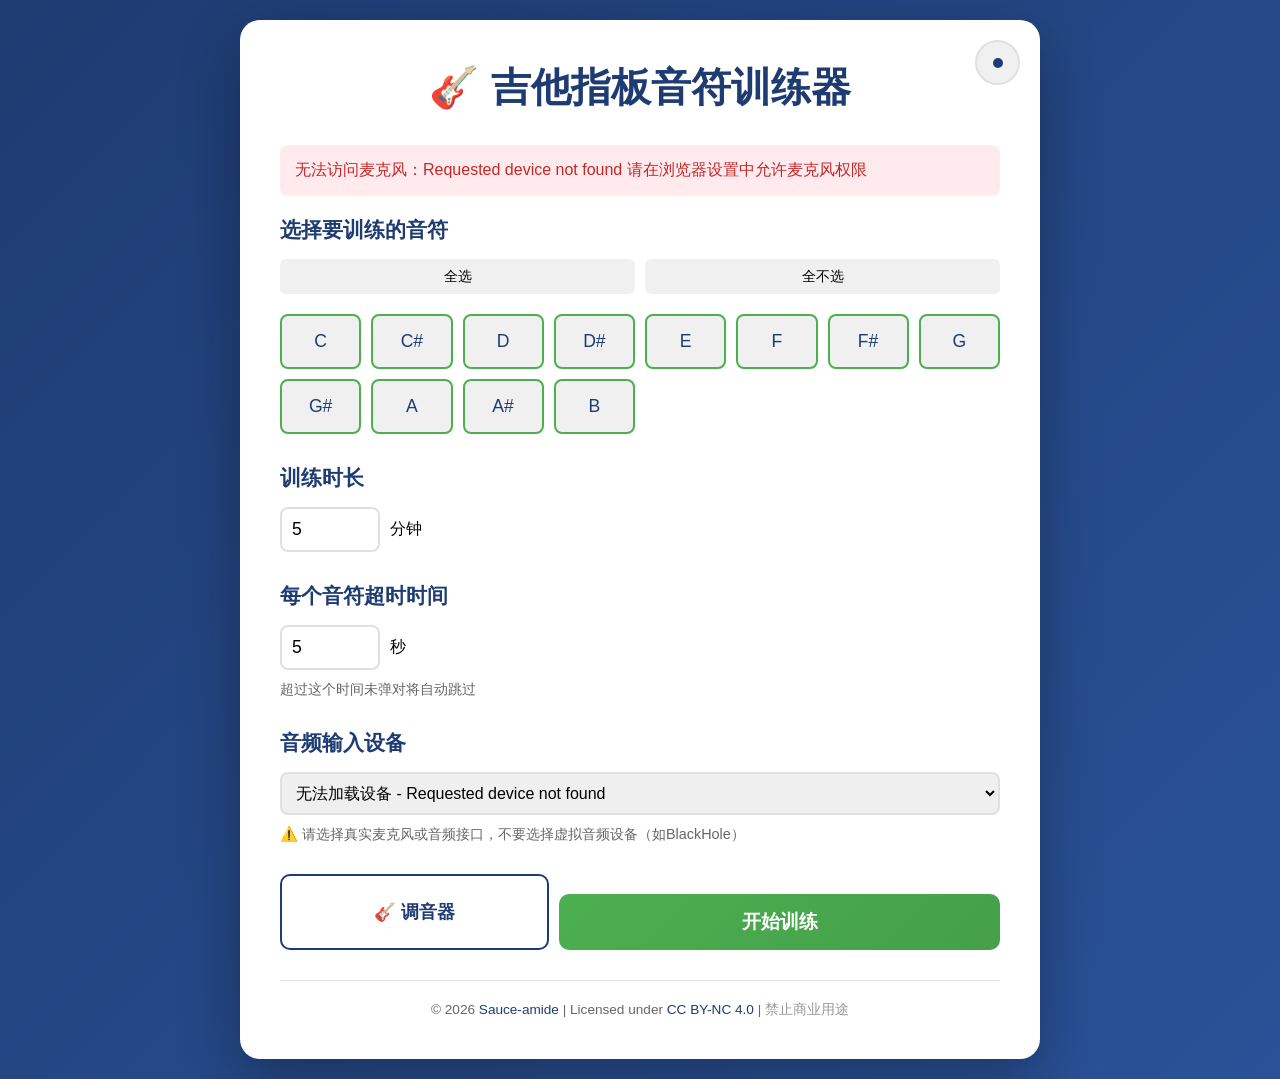
<file: guitar-trainer.html>
<!DOCTYPE html>
<!--
  🎸 吉他指板音符训练器 | Guitar Fretboard Note Trainer
  
  Copyright (c) 2026 Sauce-amide
  Licensed under CC BY-NC 4.0 (Attribution-NonCommercial)
  
  ✅ 允许：学习、研究、个人使用
  ❌ 禁止：商业用途、付费服务、盈利目的
  
  商业许可请联系：https://github.com/Sauce-amide/guitar-trainer
  完整许可：https://creativecommons.org/licenses/by-nc/4.0/
-->
<html lang="zh-CN">
<head>
    <meta charset="UTF-8">
    <meta name="viewport" content="width=device-width, initial-scale=1.0">
    <title>吉他指板音符训练器</title>
    <style>
        /* ==================== CSS 变量定义 ==================== */
        :root {
            --bg-gradient-start: #1e3c72;
            --bg-gradient-end: #2a5298;
            --container-bg: #ffffff;
            --text-primary: #1e3c72;
            --text-secondary: #666666;
            --text-tertiary: #999999;
            --border-color: #e0e0e0;
            --button-hover-bg: #f0f0f0;
            --input-bg: #ffffff;
            --card-bg: #f5f5f5;
            --shadow-color: rgba(0, 0, 0, 0.3);
            --error-bg: #ffebee;
            --error-text: #c62828;
            --success-color: #4CAF50;
            --warning-color: #ff9800;
            --danger-color: #f44336;
        }
        
        /* 深色模式 */
        body.dark-mode {
            --bg-gradient-start: #0d1b2a;
            --bg-gradient-end: #1b263b;
            --container-bg: #1e2936;
            --text-primary: #e0e6ed;
            --text-secondary: #b0b8c1;
            --text-tertiary: #8892a0;
            --border-color: #2d3a4a;
            --button-hover-bg: #2a3847;
            --input-bg: #252f3d;
            --card-bg: #252f3d;
            --shadow-color: rgba(0, 0, 0, 0.6);
            --error-bg: #3a1f1f;
            --error-text: #ff6b6b;
        }

        /* 深色模式样式覆盖 */
        body.dark-mode input,
        body.dark-mode select,
        body.dark-mode button:not(.theme-toggle) {
            background: var(--input-bg);
            color: var(--text-primary);
            border-color: var(--border-color);
        }
        
        body.dark-mode .note-checkbox:hover,
        body.dark-mode .btn-secondary:hover {
            background: var(--button-hover-bg);
        }
        
        body.dark-mode .error-message {
            background: var(--error-bg);
            color: var(--error-text);
        }
        
        body.dark-mode .copyright-footer {
            border-top-color: var(--border-color);
            color: var(--text-secondary);
        }

        * {
            margin: 0;
            padding: 0;
            box-sizing: border-box;
        }

        body {
            font-family: -apple-system, BlinkMacSystemFont, "Segoe UI", Roboto, sans-serif;
            background: linear-gradient(135deg, var(--bg-gradient-start) 0%, var(--bg-gradient-end) 100%);
            min-height: 100vh;
            display: flex;
            justify-content: center;
            align-items: center;
            padding: 20px;
            transition: background 0.3s ease;
        }

        .container {
            background: var(--container-bg);
            border-radius: 20px;
            box-shadow: 0 20px 60px var(--shadow-color);
            padding: 40px;
            max-width: 800px;
            width: 100%;
            position: relative;
            transition: background 0.3s ease, box-shadow 0.3s ease;
        }

        h1 {
            text-align: center;
            color: var(--text-primary);
            margin-bottom: 30px;
            font-size: 2.5em;
            transition: color 0.3s ease;
        }

        .screen {
            display: none;
        }

        .screen.active {
            display: block;
            animation: fadeIn 0.3s ease-in;
        }

        @keyframes fadeIn {
            from { opacity: 0; transform: translateY(10px); }
            to { opacity: 1; transform: translateY(0); }
        }

        /* Setup Screen */
        .setup-section {
            margin-bottom: 30px;
        }

        h2 {
            color: var(--text-primary);
            margin-bottom: 15px;
            font-size: 1.3em;
            transition: color 0.3s ease;
        }

        .notes-grid {
            display: grid;
            grid-template-columns: repeat(auto-fit, minmax(80px, 1fr));
            gap: 10px;
            margin-bottom: 15px;
        }

        .note-checkbox {
            display: flex;
            align-items: center;
            justify-content: center;
            padding: 15px;
            background: var(--card-bg);
            border-radius: 8px;
            cursor: pointer;
            transition: all 0.2s;
            border: 2px solid transparent;
            user-select: none;
        }

        .note-checkbox:hover {
            background: var(--button-hover-bg);
            border-color: var(--text-primary);
        }

        .note-checkbox.checked {
            background: var(--button-hover-bg);
            border-color: var(--success-color);
        }

        .note-checkbox input {
            display: none;
        }

        .note-checkbox label {
            cursor: pointer;
            font-weight: 500;
            font-size: 1.1em;
            color: var(--text-primary);
        }

        .quick-actions {
            display: flex;
            gap: 10px;
            margin-bottom: 20px;
        }

        .quick-actions button {
            flex: 1;
            padding: 8px;
            background: var(--button-hover-bg);
            border: none;
            border-radius: 6px;
            cursor: pointer;
            font-size: 0.9em;
        }

        .quick-actions button:hover {
            background: var(--card-bg);
        }

        .timer-input {
            display: flex;
            align-items: center;
            gap: 10px;
        }

        .timer-input input {
            width: 100px;
            padding: 10px;
            border: 2px solid var(--border-color);
            border-radius: 8px;
            font-size: 1.1em;
        }

        .btn-primary {
            width: 100%;
            padding: 15px;
            background: linear-gradient(135deg, #4CAF50 0%, #45a049 100%);
            color: white;
            border: none;
            border-radius: 10px;
            font-size: 1.2em;
            font-weight: bold;
            cursor: pointer;
            margin-top: 20px;
            transition: transform 0.2s;
        }

        .btn-primary:hover {
            transform: scale(1.02);
        }

        .btn-primary:disabled {
            background: var(--button-hover-bg);
            cursor: not-allowed;
            transform: none;
        }

        /* Training Screen */
        .training-header {
            display: flex;
            justify-content: space-between;
            align-items: center;
            margin-bottom: 30px;
        }

        .timer-display {
            font-size: 1.5em;
            color: var(--text-primary);
            font-weight: bold;
        }

        .progress {
            font-size: 1.2em;
            color: var(--text-secondary);
        }

        .note-display {
            text-align: center;
            margin: 60px 0;
        }

        .target-note {
            font-size: 8em;
            font-weight: bold;
            color: var(--text-primary);
            margin-bottom: 20px;
            text-shadow: 2px 2px 4px rgba(0,0,0,0.1);
        }

        .detected-note {
            font-size: 2em;
            color: var(--text-secondary);
            min-height: 2.5em;
        }

        .detected-note.close {
            color: var(--warning-color);
        }

        .detected-note.correct {
            color: var(--success-color);
            animation: pulse 0.3s ease-in-out;
        }

        @keyframes pulse {
            0%, 100% { transform: scale(1); }
            50% { transform: scale(1.1); }
        }

        /* Note Timeout Progress Bar */
        .note-timeout-bar {
            width: 100%;
            height: 8px;
            background: var(--border-color);
            border-radius: 4px;
            overflow: hidden;
            margin-top: 15px;
        }

        .timeout-progress {
            height: 100%;
            width: 100%;
            background: linear-gradient(90deg, #4CAF50 0%, #8BC34A 50%, #CDDC39 100%);
            transition: width 0.1s linear;
            border-radius: 4px;
        }

        .timeout-progress.warning {
            background: linear-gradient(90deg, #FFC107 0%, #FF9800 100%);
        }

        .timeout-progress.danger {
            background: var(--danger-color);
        }

        .mic-indicator {
            width: 100%;
            margin: 30px 0;
        }

        .waveform-canvas {
            width: 100%;
            height: 150px;
            background: var(--card-bg);
            border-radius: 10px;
            border: 2px solid var(--border-color);
            display: block;
        }

        .frequency-display {
            text-align: center;
            margin-top: 10px;
            color: var(--text-secondary);
            font-size: 0.9em;
            font-family: monospace;
        }

        .training-controls {
            display: flex;
            gap: 10px;
            margin-top: 30px;
        }

        .training-controls button {
            flex: 1;
            padding: 12px;
            border: none;
            border-radius: 8px;
            font-size: 1em;
            cursor: pointer;
            font-weight: 500;
        }

        .btn-pause {
            background: var(--warning-color);
            color: white;
        }

        .btn-stop {
            background: var(--danger-color);
            color: white;
        }

        /* Results Screen */
        .results {
            text-align: center;
        }

        .results h2 {
            color: var(--success-color);
            font-size: 2.5em;
            margin-bottom: 30px;
        }

        .stats {
            display: grid;
            grid-template-columns: repeat(auto-fit, minmax(150px, 1fr));
            gap: 20px;
            margin: 40px 0;
        }

        .stat-item {
            padding: 20px;
            background: var(--card-bg);
            border-radius: 12px;
        }

        .stat-value {
            font-size: 2.5em;
            font-weight: bold;
            color: var(--text-primary);
            margin-bottom: 5px;
        }

        .stat-label {
            color: var(--text-secondary);
            font-size: 0.9em;
        }

        .flash-correct {
            animation: flashGreen 0.5s ease-out;
        }

        @keyframes flashGreen {
            0%, 100% { background: var(--container-bg); }
            50% { background: var(--success-color); opacity: 0.2; }
        }

        .error-message {
            background: #ffebee;
            color: #c62828;
            padding: 15px;
            border-radius: 8px;
            margin-bottom: 20px;
            display: none;
        }

        .error-message.show {
            display: block;
        }

        /* Tuner Screen */
        .tuner-header {
            text-align: center;
            margin-bottom: 30px;
        }

        .tuner-header h2 {
            color: var(--text-primary);
            margin-bottom: 10px;
        }

        .tuner-instruction {
            color: var(--text-secondary);
            font-size: 0.95em;
        }

        .string-selector {
            display: grid;
            grid-template-columns: repeat(6, 1fr);
            gap: 10px;
            margin-bottom: 30px;
        }

        .string-btn {
            padding: 15px 10px;
            border: 2px solid var(--border-color);
            border-radius: 10px;
            background: var(--container-bg);
            cursor: pointer;
            font-size: 1.1em;
            font-weight: bold;
            color: var(--text-primary);
            transition: all 0.2s;
            text-align: center;
            line-height: 1.4;
        }

        .string-btn span {
            display: block;
            font-size: 0.7em;
            font-weight: normal;
            color: var(--text-tertiary);
            margin-top: 5px;
        }

        .string-btn:hover {
            background: var(--button-hover-bg);
            transform: translateY(-2px);
        }

        .string-btn.active {
            background: linear-gradient(135deg, #667eea 0%, #764ba2 100%);
            color: white;
            border-color: #667eea;
        }

        .string-btn.active span {
            color: rgba(255, 255, 255, 0.8);
        }

        .tuner-display {
            text-align: center;
            margin-bottom: 30px;
        }

        .current-frequency {
            font-size: 1.2em;
            color: var(--text-secondary);
            margin-bottom: 10px;
            font-family: monospace;
        }

        .current-note {
            font-size: 4em;
            font-weight: bold;
            color: var(--text-primary);
            margin: 20px 0;
        }

        .cents-deviation {
            font-size: 2em;
            font-weight: bold;
            font-family: monospace;
            margin: 10px 0;
        }

        .cents-deviation.flat {
            color: var(--danger-color);
        }

        .cents-deviation.sharp {
            color: var(--warning-color);
        }

        .cents-deviation.in-tune {
            color: var(--success-color);
        }

        .tuning-indicator {
            position: relative;
            height: 80px;
            background: linear-gradient(to right, #f44336 0%, #ff9800 40%, #4CAF50 50%, #ff9800 60%, #f44336 100%);
            border-radius: 10px;
            margin-bottom: 30px;
            overflow: visible;
        }

        .indicator-scale {
            position: relative;
            height: 100%;
            display: flex;
            align-items: center;
            justify-content: space-between;
            padding: 0 10px;
        }

        .scale-mark {
            position: absolute;
            color: white;
            font-size: 0.85em;
            font-weight: bold;
            transform: translateX(-50%);
        }

        .scale-mark.center {
            font-size: 1.1em;
        }

        .indicator-needle {
            position: absolute;
            top: -10px;
            left: 50%;
            width: 4px;
            height: 100px;
            background: var(--text-primary);
            transform: translateX(-50%);
            transition: left 0.1s ease-out;
            border-radius: 2px;
            box-shadow: 0 2px 8px rgba(0,0,0,0.3);
        }

        .indicator-needle::before {
            content: '';
            position: absolute;
            top: 0;
            left: 50%;
            transform: translateX(-50%);
            width: 0;
            height: 0;
            border-left: 8px solid transparent;
            border-right: 8px solid transparent;
            border-top: 12px solid var(--text-primary);
        }

        .tuning-status {
            position: absolute;
            bottom: -30px;
            left: 50%;
            transform: translateX(-50%);
            font-size: 1.2em;
            font-weight: bold;
            white-space: nowrap;
        }

        .tuner-controls {
            display: flex;
            gap: 10px;
            margin-top: 30px;
        }

        .tuner-controls button {
            flex: 1;
        }

        .btn-secondary {
            padding: 15px 30px;
            border: 2px solid var(--text-primary);
            border-radius: 10px;
            background: var(--container-bg);
            color: var(--text-primary);
            font-size: 1.1em;
            font-weight: 600;
            cursor: pointer;
            transition: all 0.2s;
        }

        .btn-secondary:hover {
            background: var(--button-hover-bg);
            transform: translateY(-2px);
        }


        /* ==================== 主题切换按钮 ==================== */
        .theme-toggle {
            position: absolute;
            top: 20px;
            right: 20px;
            background: var(--button-hover-bg);
            border: 2px solid var(--border-color);
            border-radius: 50%;
            width: 45px;
            height: 45px;
            cursor: pointer;
            display: flex;
            align-items: center;
            justify-content: center;
            transition: all 0.3s ease;
            z-index: 1000;
        }
        
        .theme-toggle:hover {
            transform: scale(1.1);
            border-color: var(--text-primary);
        }
        
        .theme-toggle svg {
            width: 24px;
            height: 24px;
            fill: var(--text-primary);
            transition: transform 0.3s ease;
        }
        
        .theme-toggle:hover svg {
            transform: rotate(20deg);
        }
        
        body.dark-mode .sun-icon { display: none; }
        body:not(.dark-mode) .moon-icon { display: none; }

        /* ==================== 移动端响应式 ==================== */
        @media (max-width: 600px) {
            .string-selector {
                grid-template-columns: repeat(3, 1fr);
                gap: 8px;
            }
            
            .string-btn {
                padding: 12px 8px;
                font-size: 1em;
            }
            
            h1 {
                font-size: 1.8em;
            }
            
            .container {
                padding: 20px;
            }
        }
        
        @media (max-width: 400px) {
            .string-selector {
                grid-template-columns: repeat(2, 1fr);
            }
        }
        .copyright-footer {
            text-align: center;
            margin-top: 30px;
            padding-top: 20px;
            border-top: 1px solid var(--border-color);
            color: var(--text-secondary);
            font-size: 0.85em;
        }

        .copyright-footer a {
            color: var(--text-primary);
            text-decoration: none;
        }

        .copyright-footer a:hover {
            text-decoration: underline;
        }
    </style>
</head>
<body>
    <div class="container">
        <h1>🎸 吉他指板音符训练器</h1>
        
        <!-- Theme Toggle Button -->
        <button class="theme-toggle" id="themeToggle" aria-label="Toggle dark mode" title="切换深色模式">
            <svg class="sun-icon" xmlns="http://www.w3.org/2000/svg" viewBox="0 0 24 24">
                <circle cx="12" cy="12" r="5"/>
                <line x1="12" y1="1" x2="12" y2="3"/>
                <line x1="12" y1="21" x2="12" y2="23"/>
                <line x1="4.22" y1="4.22" x2="5.64" y2="5.64"/>
                <line x1="18.36" y1="18.36" x2="19.78" y2="19.78"/>
                <line x1="1" y1="12" x2="3" y2="12"/>
                <line x1="21" y1="12" x2="23" y2="12"/>
                <line x1="4.22" y1="19.78" x2="5.64" y2="18.36"/>
                <line x1="18.36" y1="5.64" x2="19.78" y2="4.22"/>
            </svg>
            <svg class="moon-icon" xmlns="http://www.w3.org/2000/svg" viewBox="0 0 24 24">
                <path d="M21 12.79A9 9 0 1 1 11.21 3 7 7 0 0 0 21 12.79z"/>
            </svg>
        </button>

        <div class="error-message" id="errorMessage"></div>

        <!-- Setup Screen -->
        <div class="screen active" id="setupScreen">
            <div class="setup-section">
                <h2>选择要训练的音符</h2>
                <div class="quick-actions">
                    <button onclick="selectAllNotes()">全选</button>
                    <button onclick="deselectAllNotes()">全不选</button>
                </div>
                <div class="notes-grid" id="notesGrid"></div>
            </div>

            <div class="setup-section">
                <h2>训练时长</h2>
                <div class="timer-input">
                    <input type="number" id="durationInput" value="5" min="1" max="60">
                    <span>分钟</span>
                </div>
            </div>

            <div class="setup-section">
                <h2>每个音符超时时间</h2>
                <div class="timer-input">
                    <input type="number" id="noteTimeoutInput" value="5" min="1" max="30">
                    <span>秒</span>
                </div>
                <p style="margin-top: 10px; color: var(--text-secondary); font-size: 0.9em;">超过这个时间未弹对将自动跳过</p>
            </div>

            <div class="setup-section">
                <h2>音频输入设备</h2>
                <select id="audioDeviceSelect" style="width: 100%; padding: 10px; border: 2px solid var(--border-color); border-radius: 8px; font-size: 1em;">
                    <option value="">加载中...</option>
                </select>
                <p style="margin-top: 10px; color: var(--text-secondary); font-size: 0.9em;">⚠️ 请选择真实麦克风或音频接口，不要选择虚拟音频设备（如BlackHole）</p>
            </div>

            <div style="display: flex; gap: 10px;">
                <button class="btn-secondary" onclick="showTuner()" style="flex: 1;">🎸 调音器</button>
                <button class="btn-primary" onclick="startTraining()" style="flex: 2;">开始训练</button>
            </div>
        </div>

        <!-- Tuner Screen -->
        <div class="screen" id="tunerScreen">
            <div class="tuner-header">
                <h2>吉他调音器</h2>
                <p class="tuner-instruction">请弹奏一根弦，调音器会自动检测</p>
            </div>

            <div class="string-selector">
                <button class="string-btn" data-string="0" onclick="selectString(0)">E2<br><span>82.41 Hz</span></button>
                <button class="string-btn" data-string="1" onclick="selectString(1)">A2<br><span>110.00 Hz</span></button>
                <button class="string-btn" data-string="2" onclick="selectString(2)">D3<br><span>146.83 Hz</span></button>
                <button class="string-btn" data-string="3" onclick="selectString(3)">G3<br><span>196.00 Hz</span></button>
                <button class="string-btn" data-string="4" onclick="selectString(4)">B3<br><span>246.94 Hz</span></button>
                <button class="string-btn" data-string="5" onclick="selectString(5)">E4<br><span>329.63 Hz</span></button>
            </div>

            <div class="tuner-display">
                <div class="current-frequency" id="tunerFrequency">-- Hz</div>
                <div class="current-note" id="tunerNote">--</div>
                <div class="cents-deviation" id="tunerCents">0</div>
            </div>

            <div class="tuning-indicator">
                <div class="indicator-scale">
                    <div class="scale-mark" style="left: 0%">-50</div>
                    <div class="scale-mark" style="left: 25%">-25</div>
                    <div class="scale-mark center" style="left: 50%">0</div>
                    <div class="scale-mark" style="left: 75%">+25</div>
                    <div class="scale-mark" style="right: 0%">+50</div>
                </div>
                <div class="indicator-needle" id="tunerNeedle"></div>
                <div class="tuning-status" id="tuningStatus">准备调音</div>
            </div>

            <canvas id="tunerWaveform" class="waveform-canvas" width="800" height="100"></canvas>

            <div class="tuner-controls">
                <button class="btn-secondary" onclick="backToSetup()">返回设置</button>
                <button class="btn-primary" onclick="startTrainingFromTuner()">开始训练</button>
            </div>
        </div>

        <!-- Training Screen -->
        <div class="screen" id="trainingScreen">
            <div class="training-header">
                <div class="timer-display" id="timerDisplay">05:00</div>
                <div class="progress" id="progressDisplay">0 / 0</div>
            </div>

            <div class="note-display">
                <div class="target-note" id="targetNote">A</div>
                <div class="detected-note" id="detectedNote">等待检测...</div>
            </div>

                <div class="note-timeout-bar" id="noteTimeoutBar">
                    <div class="timeout-progress" id="timeoutProgress"></div>
                </div>

            <div class="mic-indicator">
                <canvas id="waveformCanvas" class="waveform-canvas" width="800" height="150"></canvas>
                <div class="frequency-display" id="frequencyDisplay">等待音频输入...</div>
            </div>

            <div class="training-controls">
                <button class="btn-pause" onclick="pauseTraining()">暂停</button>
                <button class="btn-stop" onclick="stopTraining()">结束训练</button>
            </div>
        </div>

        <!-- Results Screen -->
        <div class="screen" id="resultsScreen">
            <div class="results">
                <h2>🎉 训练完成！</h2>
                <div class="stats">
                    <div class="stat-item">
                        <div class="stat-value" id="totalNotes">0</div>
                        <div class="stat-label">完成音符数</div>
                    </div>
                    <div class="stat-item">
                        <div class="stat-value" id="accuracy">0%</div>
                        <div class="stat-label">准确率</div>
                    </div>
                    <div class="stat-item">
                        <div class="stat-value" id="timeTaken">0:00</div>
                        <div class="stat-label">用时</div>
                    </div>
                </div>
                <button class="btn-primary" onclick="resetTraining()">再来一次</button>
            </div>
        </div>

        <!-- Copyright Footer -->
        <div class="copyright-footer">
            © 2026 <a href="https://github.com/Sauce-amide/guitar-trainer" target="_blank">Sauce-amide</a> | 
            Licensed under <a href="https://creativecommons.org/licenses/by-nc/4.0/" target="_blank">CC BY-NC 4.0</a> | 
            <span style="color: var(--text-tertiary);">禁止商业用途</span>
        </div>
    </div>

    <script>
        const NOTES = ['C', 'C#', 'D', 'D#', 'E', 'F', 'F#', 'G', 'G#', 'A', 'A#', 'B'];
        const NOTE_FREQUENCIES = {
            'C': 261.63, 'C#': 277.18, 'D': 293.66, 'D#': 311.13,
            'E': 329.63, 'F': 349.23, 'F#': 369.99, 'G': 392.00,
            'G#': 415.30, 'A': 440.00, 'A#': 466.16, 'B': 493.88
        };

        let audioContext, analyser, microphone, animationFrame;
        let waveformCanvas, waveformCtx;
        let selectedNotes = [...NOTES];
        let currentNote = '';
        let correctCount = 0;
        let totalAttempts = 0;
        let startTime, endTime;
        let trainingDuration = 5 * 60; // seconds
        let timerInterval;
        let remainingTime;
        let isPaused = false;
        let lastNote = '';

        // Tuner mode variables
        const GUITAR_STRINGS = [
            { name: 'E2', frequency: 82.41, note: 'E', octave: 2 },
            { name: 'A2', frequency: 110.00, note: 'A', octave: 2 },
            { name: 'D3', frequency: 146.83, note: 'D', octave: 3 },
            { name: 'G3', frequency: 196.00, note: 'G', octave: 3 },
            { name: 'B3', frequency: 246.94, note: 'B', octave: 3 },
            { name: 'E4', frequency: 329.63, note: 'E', octave: 4 }
        ];
        let isTunerMode = false;
        let selectedString = null;
        let tunerWaveformCanvas, tunerWaveformCtx;
        
        // Smoothing variables for tuner
        let smoothedCents = 0;
        let smoothedFrequency = 0;
        const TUNER_SMOOTHING_FACTOR = 0.3; // Lower = more smoothing (0.1-0.5)
        
        // Training mode detection variables
        let detectionHistory = [];
        const DETECTION_CONFIRMATION_TIME = 500; // ms - need to detect same note for this long
        const DETECTION_COOLDOWN_TIME = 800; // ms - prevent re-detection too quickly
        let lastDetectionTime = 0;
        let isInCooldown = false;

        // Note timeout variables
        let noteTimeout = 5;             // 每个音符的超时时间 (秒)
        let noteStartTime = 0;           // 当前音符开始时间
        let noteTimeoutInterval = null;  // 超时计时器

        // ==================== Wake Lock (防止休眠) ====================
        let wakeLock = null;  // Wake Lock 对象
        let isWakeLockSupported = 'wakeLock' in navigator;  // 检测浏览器支持

        // 请求 Wake Lock
        async function requestWakeLock() {
            if (!isWakeLockSupported) {
                console.warn('Wake Lock API 不支持');
                return false;
            }

            try {
                wakeLock = await navigator.wakeLock.request('screen');
                console.log('Wake Lock 已激活 - 屏幕将保持唤醒');

                // 监听自动释放事件 (例如切换到其他标签页)
                wakeLock.addEventListener('release', () => {
                    console.log('Wake Lock 已释放');
                });

                return true;
            } catch (err) {
                console.error(`Wake Lock 请求失败: ${err.name} - ${err.message}`);
                return false;
            }
        }

        // 释放 Wake Lock
        async function releaseWakeLock() {
            if (wakeLock !== null) {
                try {
                    await wakeLock.release();
                    wakeLock = null;
                    console.log('Wake Lock 已手动释放');
                } catch (err) {
                    console.error('释放 Wake Lock 失败:', err);
                }
            }
        }
        // ==================== 深色模式 ==================== 
        function initTheme() {
            const savedTheme = localStorage.getItem('theme');
            const systemPrefersDark = window.matchMedia('(prefers-color-scheme: dark)').matches;
            const theme = savedTheme || (systemPrefersDark ? 'dark' : 'light');
            
            if (theme === 'dark') {
                document.body.classList.add('dark-mode');
            }
            
            const toggleBtn = document.getElementById('themeToggle');
            if (toggleBtn) {
                toggleBtn.addEventListener('click', toggleTheme);
            }
            
            // Listen for system preference changes
            window.matchMedia('(prefers-color-scheme: dark)').addEventListener('change', (e) => {
                if (!localStorage.getItem('theme')) {
                    if (e.matches) {
                        document.body.classList.add('dark-mode');
                    } else {
                        document.body.classList.remove('dark-mode');
                    }
                }
            });
        }
        
        function toggleTheme() {
            const isDark = document.body.classList.toggle('dark-mode');
            localStorage.setItem('theme', isDark ? 'dark' : 'light');
        }
        // Initialize
        function init() {
            initTheme();  // Initialize dark mode
            loadSettings();
            createNoteCheckboxes();
            loadAudioDevices();
            
            // 设置 Wake Lock 自动重新获取监听器
            document.addEventListener('visibilitychange', async () => {
                // 只在训练或调音器激活时重新获取
                const trainingScreen = document.getElementById('trainingScreen');
                const tunerScreen = document.getElementById('tunerScreen');
                const isTrainingActive = trainingScreen && trainingScreen.classList.contains('active');
                const isTunerActive = tunerScreen && tunerScreen.classList.contains('active');

                if ((isTrainingActive || isTunerActive) && document.visibilityState === 'visible') {
                    console.log('标签页重新可见，重新请求 Wake Lock');
                    await requestWakeLock();
                }
            });
        }
        function createNoteCheckboxes() {
            const grid = document.getElementById('notesGrid');
            NOTES.forEach(note => {
                const div = document.createElement('div');
                div.className = 'note-checkbox';
                const isChecked = selectedNotes.includes(note);
                if (isChecked) {
                    div.classList.add('checked');
                }
                div.innerHTML = `
                    <input type="checkbox" id="note-${note}" ${isChecked ? 'checked' : ''}>
                    <label>${note}</label>
                `;
                div.onclick = function() {
                    toggleNote(note);
                };
                grid.appendChild(div);
            });
        }

        function toggleNote(note) {
            const checkbox = document.getElementById(`note-${note}`);
            const div = checkbox.parentElement;
            checkbox.checked = !checkbox.checked;
            if (checkbox.checked) {
                div.classList.add('checked');
            } else {
                div.classList.remove('checked');
            }
            updateSelectedNotes();
            saveSettings();
        }

        function updateSelectedNotes() {
            selectedNotes = NOTES.filter(note => 
                document.getElementById(`note-${note}`).checked
            );
        }

        function selectAllNotes() {
            NOTES.forEach(note => {
                const checkbox = document.getElementById(`note-${note}`);
                checkbox.checked = true;
                checkbox.parentElement.classList.add('checked');
            });
            updateSelectedNotes();
            saveSettings();
        }

        function deselectAllNotes() {
            NOTES.forEach(note => {
                const checkbox = document.getElementById(`note-${note}`);
                checkbox.checked = false;
                checkbox.parentElement.classList.remove('checked');
            });
            updateSelectedNotes();
            saveSettings();
        }
        function saveSettings() {
            const settings = {
                selectedNotes: selectedNotes,
                duration: document.getElementById('durationInput').value,
                noteTimeout: document.getElementById('noteTimeoutInput').value
            };
            localStorage.setItem('guitarTrainerSettings', JSON.stringify(settings));
        }

        function loadSettings() {
            const saved = localStorage.getItem('guitarTrainerSettings');
            if (saved) {
                try {
                    const settings = JSON.parse(saved);
                    if (settings.selectedNotes && settings.selectedNotes.length > 0) {
                        selectedNotes = settings.selectedNotes;
                    }
                    if (settings.duration) {
                        document.getElementById('durationInput').value = settings.duration;
                    }
                    if (settings.noteTimeout) {
                        document.getElementById('noteTimeoutInput').value = settings.noteTimeout;
                    }
                } catch (e) {
                    console.error('Failed to load settings:', e);
                }
            }
        }

        async function loadAudioDevices() {
            const select = document.getElementById('audioDeviceSelect');
            try {
                console.log('Requesting microphone permission...');
                // 首先请求麦克风权限，这样才能获取设备名称
                const tempStream = await navigator.mediaDevices.getUserMedia({ 
                    audio: true,
                    video: false
                });
                console.log('Permission granted, stream:', tempStream);
                
                // 停止临时流
                tempStream.getTracks().forEach(track => {
                    console.log('Stopping track:', track.label);
                    track.stop();
                });
                
                // 等待一下让权限完全生效
                await new Promise(resolve => setTimeout(resolve, 100));
                
                // 现在再次枚举设备，就能看到名称了
                const devices = await navigator.mediaDevices.enumerateDevices();
                console.log('All devices:', devices);
                
                const audioInputs = devices.filter(device => device.kind === 'audioinput');
                console.log('Audio input devices:', audioInputs);
                
                select.innerHTML = '';
                
                if (audioInputs.length === 0) {
                    select.innerHTML = '<option value="">未找到音频输入设备</option>';
                    showError('未找到音频输入设备');
                    return;
                }
                
                // 过滤掉空deviceId的设备
                const validDevices = audioInputs.filter(d => d.deviceId);
                
                if (validDevices.length === 0) {
                    select.innerHTML = '<option value="">无可用设备（权限可能被拒绝）</option>';
                    showError('无法访问音频设备，请检查浏览器权限设置');
                    return;
                }
                
                validDevices.forEach((device, index) => {
                    const option = document.createElement('option');
                    option.value = device.deviceId;
                    const label = device.label || `设备 ${index + 1}`;
                    option.textContent = label;
                    
                    // 标记默认设备
                    if (device.deviceId === 'default' || index === 0) {
                        option.textContent = '✅ ' + label + (device.deviceId === 'default' ? ' (系统默认)' : ' (推荐)');
                        option.selected = true;
                    }
                    
                    select.appendChild(option);
                });
                
                console.log('Device list populated with', validDevices.length, 'devices');
                
            } catch (error) {
                console.error('Failed to load audio devices:', error);
                select.innerHTML = '<option value="">无法加载设备 - ' + error.message + '</option>';
                showError('无法访问麦克风：' + error.message + '\n\n请在浏览器设置中允许麦克风权限');
            }
        }

        function showError(message) {
            const errorEl = document.getElementById('errorMessage');
            errorEl.textContent = message;
            errorEl.classList.add('show');
            setTimeout(() => errorEl.classList.remove('show'), 5000);
        }

        function showScreen(screenId) {
            document.querySelectorAll('.screen').forEach(s => s.classList.remove('active'));
            document.getElementById(screenId).classList.add('active');
        }

        async function startTraining() {
            updateSelectedNotes();
            saveSettings();
            
            if (selectedNotes.length === 0) {
                showError('请至少选择一个音符！');
                return;
            }

            const duration = parseInt(document.getElementById('durationInput').value);
            if (duration < 1 || duration > 60) {
                showError('训练时长必须在1-60分钟之间！');
            }

            const timeout = parseInt(document.getElementById('noteTimeoutInput').value);
            if (timeout < 1 || timeout > 30) {
                showError('超时时间必须在1-30秒之间！');
                return;
            }

            trainingDuration = duration * 60;
            remainingTime = trainingDuration;
            noteTimeout = timeout;  // 设置超时时间
            correctCount = 0;
            totalAttempts = 0;
            startTime = Date.now();
            isPaused = false;
            
            // Reset detection state
            detectionHistory = [];
            isInCooldown = false;
            lastDetectionTime = 0;

            try {
                await initAudio();
                showScreen('trainingScreen');
                nextNote();
                startTimer();
                
                // 请求 Wake Lock 防止屏幕休眠
                await requestWakeLock();
            } catch (error) {
                showError('无法访问麦克风：' + error.message);
            }
        }

        async function initAudio() {
            console.log('initAudio: Starting...');
            try {
                audioContext = new (window.AudioContext || window.webkitAudioContext)();
                console.log('initAudio: AudioContext created', audioContext.state);
                
                analyser = audioContext.createAnalyser();
                analyser.fftSize = 2048;
                analyser.smoothingTimeConstant = 0.8;
                console.log('initAudio: Analyser created');

                const selectedDeviceId = document.getElementById('audioDeviceSelect').value;
                const constraints = { 
                    audio: {
                        deviceId: selectedDeviceId ? { exact: selectedDeviceId } : undefined,
                        echoCancellation: false,
                        noiseSuppression: false,
                        autoGainControl: false
                    }
                };
                const stream = await navigator.mediaDevices.getUserMedia(constraints);
                console.log('initAudio: Microphone stream obtained', stream.getAudioTracks());
                
                microphone = audioContext.createMediaStreamSource(stream);
                microphone.connect(analyser);
                console.log('initAudio: Microphone connected to analyser');
                
                // Initialize canvas
                waveformCanvas = document.getElementById('waveformCanvas');
                waveformCtx = waveformCanvas.getContext('2d');
                console.log('initAudio: Canvas initialized', waveformCanvas.width, 'x', waveformCanvas.height);
                
                // Start processing loop
                processAudio();
                console.log('initAudio: Processing loop started');
            } catch (error) {
                console.error('initAudio: Error', error);
                throw error;
            }
        }

        function processAudio() {
            if (!audioContext || audioContext.state === 'closed') {
                console.log('processAudio: audioContext not ready');
                return;
            }
            
            animationFrame = requestAnimationFrame(processAudio);
            
            if (isPaused) return;

            const bufferLength = analyser.fftSize;
            const buffer = new Float32Array(bufferLength);
            analyser.getFloatTimeDomainData(buffer);
            
            // Draw waveform
            try {
                drawWaveform(buffer);
            } catch (error) {
                console.error('processAudio: drawWaveform error', error);
            }

            // Calculate volume
            const volume = Math.sqrt(buffer.reduce((sum, val) => sum + val * val, 0) / buffer.length);
            
            // Detect pitch
            const frequency = autoCorrelate(buffer, audioContext.sampleRate);
            
            if (frequency > 0 && volume > 0.0005) {
                const note = frequencyToNote(frequency);
                updateFrequencyDisplay(frequency, note, volume);
                updateDetectedNote(note, frequency);
                checkNote(note);
            } else {
                updateFrequencyDisplay(-1, '', volume);
            }
        }

        function drawWaveform(buffer) {
            if (!waveformCanvas || !waveformCtx) {
                console.error('drawWaveform: canvas not initialized');
                return;
            }
            const canvas = waveformCanvas;
            const ctx = waveformCtx;
            const width = canvas.width;
            const height = canvas.height;
            
            // Clear canvas - use CSS variable
            const bgColor = getComputedStyle(document.body).getPropertyValue('--card-bg').trim();
            ctx.fillStyle = bgColor;
            ctx.fillRect(0, 0, width, height);
            
            // Draw center line - use CSS variable
            const borderColor = getComputedStyle(document.body).getPropertyValue('--border-color').trim();
            ctx.strokeStyle = borderColor;
            ctx.lineWidth = 1;
            ctx.beginPath();
            ctx.moveTo(0, height / 2);
            ctx.lineTo(width, height / 2);
            ctx.stroke();
            
            // Draw waveform - use CSS variable
            const primaryColor = getComputedStyle(document.body).getPropertyValue('--text-primary').trim();
            ctx.strokeStyle = primaryColor;
            ctx.lineWidth = 2;
            ctx.beginPath();
            
            const sliceWidth = width / buffer.length;
            let x = 0;
            
            for (let i = 0; i < buffer.length; i++) {
                const v = buffer[i];
                const y = (v + 1) * height / 2;
                
                if (i === 0) {
                    ctx.moveTo(x, y);
                } else {
                    ctx.lineTo(x, y);
                }
                
                x += sliceWidth;
            }
            
            ctx.stroke();
            
            // 添加调试信息 - 显示波形统计
            const rms = Math.sqrt(buffer.reduce((sum, val) => sum + val * val, 0) / buffer.length);
            const peak = Math.max(...Array.from(buffer).map(Math.abs));
            const textColor = getComputedStyle(document.body).getPropertyValue('--text-secondary').trim();
            ctx.fillStyle = textColor;
            ctx.font = '12px monospace';
            ctx.fillText(`RMS: ${(rms * 100).toFixed(2)}% | Peak: ${(peak * 100).toFixed(2)}%`, 10, 20);
        }

        function updateFrequencyDisplay(frequency, note, volume) {
            const display = document.getElementById('frequencyDisplay');
            if (frequency > 0) {
                display.textContent = `频率: ${frequency.toFixed(2)} Hz | 音符: ${note} | 音量: ${(volume * 100).toFixed(1)}%`;
                display.style.color = 'var(--text-primary)';
            } else if (volume > 0.001) {
                display.textContent = `音量: ${(volume * 100).toFixed(1)}% | 音量太小或频率不明确`;
                display.style.color = 'var(--text-tertiary)';
            } else {
                display.textContent = '等待音频输入...';
                display.style.color = 'var(--text-tertiary)';
            }
        }

        /**
         * YIN Algorithm for pitch detection
         * Based on: "YIN, a fundamental frequency estimator for speech and music"
         * by Alain de Cheveigné and Hideki Kawahara (2002)
         * 
         * This is the industry standard used by GuitarTuna and similar apps.
         * Much better than autocorrelation for musical instruments.
         */
        function yinPitchDetection(buffer, sampleRate) {
            const threshold = 0.15;  // Standard YIN threshold
            const bufferSize = buffer.length;
            const halfBufferSize = Math.floor(bufferSize / 2);
            
            // Step 1: Calculate the difference function
            const yinBuffer = new Float32Array(halfBufferSize);
            yinBuffer[0] = 1;  // First value is always 1 (will be set in step 2)
            
            // Calculate squared difference
            for (let tau = 1; tau < halfBufferSize; tau++) {
                let sum = 0;
                for (let i = 0; i < halfBufferSize; i++) {
                    const delta = buffer[i] - buffer[i + tau];
                    sum += delta * delta;
                }
                yinBuffer[tau] = sum;
            }
            
            // Step 2: Cumulative mean normalized difference
            yinBuffer[0] = 1;
            let runningSum = 0;
            
            for (let tau = 1; tau < halfBufferSize; tau++) {
                runningSum += yinBuffer[tau];
                if (runningSum === 0) {
                    yinBuffer[tau] = 1;
                } else {
                    yinBuffer[tau] *= tau / runningSum;
                }
            }
            
            // Step 3: Absolute threshold
            // Find the first valley below threshold in guitar frequency range
            const MIN_FREQ = 75;   // Below E2
            const MAX_FREQ = 1400; // Above E6
            
            const minTau = Math.max(Math.floor(sampleRate / MAX_FREQ), 2);
            const maxTau = Math.min(Math.floor(sampleRate / MIN_FREQ), halfBufferSize - 1);
            
            let tau = minTau;
            
            // Search for first point below threshold
            while (tau < maxTau) {
                if (yinBuffer[tau] < threshold) {
                    // Found a dip below threshold
                    // Now find the local minimum (valley)
                    while (tau + 1 < maxTau && yinBuffer[tau + 1] < yinBuffer[tau]) {
                        tau++;
                    }
                    
                    // Found the valley, now do parabolic interpolation
                    let betterTau = tau;
                    
                    if (tau > 0 && tau < halfBufferSize - 1) {
                        const s0 = yinBuffer[tau - 1];
                        const s1 = yinBuffer[tau];
                        const s2 = yinBuffer[tau + 1];
                        
                        // Parabolic interpolation to get sub-sample precision
                        const adjustment = (s2 - s0) / (2 * (2 * s1 - s2 - s0));
                        if (!isNaN(adjustment) && isFinite(adjustment)) {
                            betterTau = tau + adjustment;
                        }
                    }
                    
                    const frequency = sampleRate / betterTau;
                    
                    // Validate frequency is in guitar range
                    if (frequency >= MIN_FREQ && frequency <= MAX_FREQ) {
                        return frequency;
                    }
                }
                tau++;
            }
            
            // No good pitch found
            return -1;
        }

        // Main pitch detection function
        function autoCorrelate(buffer, sampleRate) {
            // Calculate RMS for noise gate
            let rms = 0;
            for (let i = 0; i < buffer.length; i++) {
                rms += buffer[i] * buffer[i];
            }
            rms = Math.sqrt(rms / buffer.length);
            
            // Noise gate - ignore very quiet sounds (lowered threshold for unplugged electric guitar)
            if (rms < 0.0005) return -1;
            
            // Use YIN algorithm for pitch detection
            return yinPitchDetection(buffer, sampleRate);
        }

        function frequencyToNote(frequency) {
            const noteNum = 12 * (Math.log(frequency / 440) / Math.log(2));
            const roundedNoteNum = Math.round(noteNum);
            const noteIndex = (roundedNoteNum + 9 + 120) % 12; // +9 because A is index 9
            return NOTES[noteIndex];
        }

        function getCentsOff(frequency, targetNote) {
            const targetFreq = NOTE_FREQUENCIES[targetNote];
            let closestFreq = targetFreq;
            
            // Check different octaves
            for (let octave = 0.25; octave <= 4; octave *= 2) {
                const freq = targetFreq * octave;
                if (Math.abs(frequency - freq) < Math.abs(frequency - closestFreq)) {
                    closestFreq = freq;
                }
            }
            
            return 1200 * Math.log2(frequency / closestFreq);
        }


        function updateDetectedNote(note, frequency) {
            const detectedEl = document.getElementById('detectedNote');
            const centsOff = getCentsOff(frequency, currentNote);
            
            if (note === currentNote && Math.abs(centsOff) < 50) {
                const centsText = centsOff > 0 ? `+${centsOff.toFixed(0)}` : centsOff.toFixed(0);
                detectedEl.textContent = `♪ ${note} (${centsText} 音分)`;
                detectedEl.className = 'detected-note correct';
            } else if (Math.abs(centsOff) < 100) {
                detectedEl.textContent = `♪ ${note} (接近 ${currentNote})`;
                detectedEl.className = 'detected-note close';
            } else {
                detectedEl.textContent = `♪ ${note}`;
                detectedEl.className = 'detected-note';
            }
        }

        function checkNote(detectedNote) {
            const now = Date.now();
            
            // Check if we're in cooldown period after last successful detection
            if (isInCooldown) {
                return;
            }
            
            // Add to detection history with timestamp
            detectionHistory.push({
                note: detectedNote,
                timestamp: now
            });
            
            // Remove old detections outside the confirmation window
            detectionHistory = detectionHistory.filter(d => 
                now - d.timestamp < DETECTION_CONFIRMATION_TIME
            );
            
            // Check if we have consistent detections of the correct note
            const correctDetections = detectionHistory.filter(d => d.note === currentNote);
            
            // Need at least 5 consistent detections within the time window
            if (correctDetections.length >= 5) {
                // Success! Note confirmed
                
                // 清除超时计时器
                if (noteTimeoutInterval) {
                    clearInterval(noteTimeoutInterval);
                    noteTimeoutInterval = null;
                }
                
                correctCount++;
                totalAttempts++;
                
                // Enter cooldown to prevent immediate re-detection
                isInCooldown = true;
                lastDetectionTime = now;
                detectionHistory = []; // Clear history
                
                document.querySelector('.container').classList.add('flash-correct');
                setTimeout(() => {
                    document.querySelector('.container').classList.remove('flash-correct');
                }, 500);
                
                setTimeout(() => {
                    isInCooldown = false; // Exit cooldown before next note
                    nextNote();
                }, DETECTION_COOLDOWN_TIME);
            }
        }


        /**
         * 启动音符超时计时
         */
        function startNoteTimeout() {
            // 清除之前的计时器
            if (noteTimeoutInterval) {
                clearInterval(noteTimeoutInterval);
            }
            
            // 重置进度条
            const progressBar = document.getElementById('timeoutProgress');
            if (progressBar) {
                progressBar.style.width = '100%';
                progressBar.classList.remove('warning', 'danger');
            }
            
            // 记录开始时间
            noteStartTime = Date.now();
            
            // 每 100ms 更新一次进度
            noteTimeoutInterval = setInterval(() => {
                if (isPaused) return;
                
                const elapsed = (Date.now() - noteStartTime) / 1000;
                const remaining = noteTimeout - elapsed;
                
                if (remaining <= 0) {
                    handleNoteTimeout();
                } else {
                    const progress = (remaining / noteTimeout) * 100;
                    updateNoteProgress(progress);
                }
            }, 100);
        }
        
        /**
         * 更新超时进度条
         */
        function updateNoteProgress(progress) {
            const progressBar = document.getElementById('timeoutProgress');
            if (!progressBar) return;
            
            progressBar.style.width = progress + '%';
            
            // 根据剩余时间改变颜色
            progressBar.classList.remove('warning', 'danger');
            if (progress < 30) {
                progressBar.classList.add('danger');
            } else if (progress < 60) {
                progressBar.classList.add('warning');
            }
        }
        
        /**
         * 处理音符超时
         */
        function handleNoteTimeout() {
            // 清除计时器
            if (noteTimeoutInterval) {
                clearInterval(noteTimeoutInterval);
                noteTimeoutInterval = null;
            }
            
            // 增加尝试次数
            totalAttempts++;
            
            // 显示超时消息
            const detectedEl = document.getElementById('detectedNote');
            detectedEl.textContent = '超时！';
            detectedEl.style.color = 'var(--danger-color)';
            
            // 等待一下然后切换到下一个音符
            setTimeout(() => {
                nextNote();
            }, 500);
        }
        function nextNote() {
            let newNote;
            do {
                newNote = selectedNotes[Math.floor(Math.random() * selectedNotes.length)];
            } while (newNote === lastNote && selectedNotes.length > 1);
            
            lastNote = newNote;
            currentNote = newNote;
            
            // Reset detection state for new note
            detectionHistory = [];
            isInCooldown = false;
            
            document.getElementById('targetNote').textContent = newNote;
            document.getElementById('detectedNote').textContent = '等待检测...';
            document.getElementById('detectedNote').className = 'detected-note';
            updateProgress();
            
            // 启动超时计时
            noteStartTime = Date.now();
            startNoteTimeout();
        }

        function updateProgress() {
            document.getElementById('progressDisplay').textContent = 
                `${correctCount} 个音符`;
        }

        function startTimer() {
            updateTimerDisplay();
            timerInterval = setInterval(() => {
                if (!isPaused) {
                    remainingTime--;
                    updateTimerDisplay();
                    
                    if (remainingTime <= 0) {
                        endTraining();
                    }
                }
            }, 1000);
        }

        function updateTimerDisplay() {
            const minutes = Math.floor(remainingTime / 60);
            const seconds = remainingTime % 60;
            document.getElementById('timerDisplay').textContent = 
                `${String(minutes).padStart(2, '0')}:${String(seconds).padStart(2, '0')}`;
        }

        function pauseTraining() {
            isPaused = !isPaused;
            const btn = document.querySelector('.btn-pause');
            btn.textContent = isPaused ? '继续' : '暂停';
            
            // 暂停时释放 Wake Lock，继续时重新请求
            if (isPaused) {
                releaseWakeLock();
            } else {
                requestWakeLock();
            }
        }
        function stopTraining() {
            if (confirm('确定要结束训练吗？')) {
                endTraining();
            }
        }

        function endTraining() {
            clearInterval(timerInterval);
            
            // 清理超时计时器
            if (noteTimeoutInterval) {
                clearInterval(noteTimeoutInterval);
                noteTimeoutInterval = null;
            }
            if (animationFrame) {
                cancelAnimationFrame(animationFrame);
            }
            endTime = Date.now();
            
            if (microphone && microphone.mediaStream) {
                microphone.mediaStream.getTracks().forEach(track => track.stop());
            }
            if (audioContext) {
                audioContext.close();
            }
            
            // 释放 Wake Lock
            releaseWakeLock();
            showResults();
        }

        function showResults() {
            const actualTime = Math.floor((endTime - startTime) / 1000);
            const minutes = Math.floor(actualTime / 60);
            const seconds = actualTime % 60;

            document.getElementById('totalNotes').textContent = correctCount;
            document.getElementById('accuracy').textContent = 
                totalAttempts > 0 ? Math.round((correctCount / totalAttempts) * 100) + '%' : 'N/A';
            document.getElementById('timeTaken').textContent = 
                `${minutes}:${String(seconds).padStart(2, '0')}`;

            showScreen('resultsScreen');
        }

        function resetTraining() {
            showScreen('setupScreen');
        }


        // ============== TUNER MODE FUNCTIONS ==============

        function showTuner() {
            console.log('showTuner: Entering tuner mode');
            isTunerMode = true;
            showScreen('tunerScreen');
            
            // Initialize tuner waveform canvas
            tunerWaveformCanvas = document.getElementById('tunerWaveform');
            tunerWaveformCtx = tunerWaveformCanvas.getContext('2d');
            
            // Reset smoothing variables
            smoothedCents = 0;
            smoothedFrequency = 0;
            
            // Start audio processing for tuner
            initAudioForTuner();
        }

        async function initAudioForTuner() {
            try {
                console.log('initAudioForTuner: Starting audio for tuner');
                const selectedDeviceId = document.getElementById('audioDeviceSelect').value;
                const constraints = {
                    audio: {
                        deviceId: selectedDeviceId ? { exact: selectedDeviceId } : undefined,
                        echoCancellation: false,
                        noiseSuppression: false,
                        autoGainControl: false
                    }
                };

                const stream = await navigator.mediaDevices.getUserMedia(constraints);
                
                audioContext = new (window.AudioContext || window.webkitAudioContext)();
                analyser = audioContext.createAnalyser();
                analyser.fftSize = 2048;
                analyser.smoothingTimeConstant = 0.8;
                
                microphone = audioContext.createMediaStreamSource(stream);
                microphone.mediaStream = stream;
                microphone.connect(analyser);
                
                console.log('initAudioForTuner: Audio initialized, starting processing');
                processTunerAudio();
                
                // 请求 Wake Lock 防止调音时屏幕休眠
                await requestWakeLock();
            } catch (error) {
                console.error('initAudioForTuner: Error', error);
                alert('无法访问麦克风: ' + error.message);
            }
        }

        function processTunerAudio() {
            if (!audioContext || audioContext.state === 'closed') {
                console.log('processTunerAudio: audioContext not ready');
                return;
            }
            
            animationFrame = requestAnimationFrame(processTunerAudio);
            
            if (!isTunerMode) return;

            const bufferLength = analyser.fftSize;
            const buffer = new Float32Array(bufferLength);
            analyser.getFloatTimeDomainData(buffer);
            
            // Draw waveform for tuner
            drawTunerWaveform(buffer);

            // Calculate volume
            const volume = Math.sqrt(buffer.reduce((sum, val) => sum + val * val, 0) / buffer.length);
            
            // Detect pitch
            const frequency = autoCorrelate(buffer, audioContext.sampleRate);
            
            if (frequency > 0 && volume > 0.0005) {
                updateTunerDisplay(frequency, volume);
            } else {
                // No clear pitch detected
                document.getElementById('tunerFrequency').textContent = '-- Hz';
                document.getElementById('tunerNote').textContent = '--';
                document.getElementById('tunerCents').textContent = '0';
                document.getElementById('tunerCents').className = 'cents-deviation';
                document.getElementById('tuningStatus').textContent = '等待音频输入...';
                document.getElementById('tuningStatus').style.color = 'var(--text-tertiary)';
            }
        }

        function drawTunerWaveform(buffer) {
            if (!tunerWaveformCanvas || !tunerWaveformCtx) return;
            
            const width = tunerWaveformCanvas.width;
            const height = tunerWaveformCanvas.height;
            const ctx = tunerWaveformCtx;
            
            const bgColor = getComputedStyle(document.body).getPropertyValue('--card-bg').trim();
            ctx.fillStyle = bgColor;
            ctx.fillRect(0, 0, width, height);
            
            ctx.lineWidth = 2;
            const primaryColor = getComputedStyle(document.body).getPropertyValue('--text-primary').trim();
            ctx.strokeStyle = primaryColor;
            ctx.beginPath();
            
            const sliceWidth = width / buffer.length;
            let x = 0;
            
            for (let i = 0; i < buffer.length; i++) {
                const v = buffer[i];
                const y = (v + 1) * height / 2;
                
                if (i === 0) {
                    ctx.moveTo(x, y);
                } else {
                    ctx.lineTo(x, y);
                }
                
                x += sliceWidth;
            }
            
            ctx.stroke();
            
            // Draw center line
            const borderColor = getComputedStyle(document.body).getPropertyValue('--border-color').trim();
            ctx.strokeStyle = borderColor;
            ctx.lineWidth = 1;
            ctx.beginPath();
            ctx.moveTo(0, height / 2);
            ctx.lineTo(width, height / 2);
            ctx.stroke();
        }

        function updateTunerDisplay(frequency, volume) {
            // Find closest note
            const noteInfo = frequencyToNoteDetailed(frequency);
            
            // Apply smoothing to frequency and cents using exponential moving average
            if (smoothedFrequency === 0) {
                // Initialize on first detection
                smoothedFrequency = frequency;
                smoothedCents = noteInfo.cents;
            } else {
                // Smooth the values (low-pass filter)
                smoothedFrequency = smoothedFrequency * (1 - TUNER_SMOOTHING_FACTOR) + frequency * TUNER_SMOOTHING_FACTOR;
                smoothedCents = smoothedCents * (1 - TUNER_SMOOTHING_FACTOR) + noteInfo.cents * TUNER_SMOOTHING_FACTOR;
            }
            
            document.getElementById('tunerFrequency').textContent = smoothedFrequency.toFixed(2) + ' Hz';
            document.getElementById('tunerNote').textContent = noteInfo.note;
            
            const centsElement = document.getElementById('tunerCents');
            const statusElement = document.getElementById('tuningStatus');
            const needleElement = document.getElementById('tunerNeedle');
            
            // Format cents display using smoothed value
            const centsText = smoothedCents > 0 ? '+' + smoothedCents.toFixed(0) : smoothedCents.toFixed(0);
            centsElement.textContent = centsText;
            
            // Color code based on tuning accuracy
            if (Math.abs(smoothedCents) <= 5) {
                centsElement.className = 'cents-deviation in-tune';
                statusElement.textContent = '✓ 已调准';
                statusElement.style.color = 'var(--success-color)';
            } else if (Math.abs(smoothedCents) <= 15) {
                centsElement.className = smoothedCents < 0 ? 'cents-deviation flat' : 'cents-deviation sharp';
                statusElement.textContent = smoothedCents < 0 ? '↓ 偏低' : '↑ 偏高';
                statusElement.style.color = 'var(--warning-color)';
            } else {
                centsElement.className = smoothedCents < 0 ? 'cents-deviation flat' : 'cents-deviation sharp';
                statusElement.textContent = smoothedCents < 0 ? '↓↓ 太低' : '↑↑ 太高';
                statusElement.style.color = 'var(--danger-color)';
            }
            
            // Move needle using smoothed cents (map -50 to +50 cents to 0% to 100% position)
            const needlePosition = 50 + (smoothedCents / 50) * 50;
            const clampedPosition = Math.max(0, Math.min(100, needlePosition));
            needleElement.style.left = clampedPosition + '%';
        }

        function frequencyToNoteDetailed(frequency) {
            // Calculate note from frequency
            const A4 = 440;
            const C0 = A4 * Math.pow(2, -4.75); // C0 = 16.35 Hz
            
            // Calculate how many semitones away from C0
            const halfStepsFromC0 = 12 * Math.log2(frequency / C0);
            const roundedHalfSteps = Math.round(halfStepsFromC0);
            
            // Calculate cents deviation from the nearest note
            const cents = (halfStepsFromC0 - roundedHalfSteps) * 100;
            
            // Get note name and octave
            const noteIndex = roundedHalfSteps % 12;
            const octave = Math.floor(roundedHalfSteps / 12);
            const noteName = NOTES[noteIndex];
            
            return {
                note: noteName + octave,
                noteName: noteName,
                octave: octave,
                cents: cents,
                frequency: frequency
            };
        }

        function selectString(stringIndex) {
            // Update UI
            document.querySelectorAll('.string-btn').forEach((btn, idx) => {
                if (idx === stringIndex) {
                    btn.classList.add('active');
                } else {
                    btn.classList.remove('active');
                }
            });
            
            selectedString = stringIndex;
            const targetString = GUITAR_STRINGS[stringIndex];
            console.log('Selected string:', targetString.name, targetString.frequency + ' Hz');
        }

        function backToSetup() {
            console.log('backToSetup: Leaving tuner mode');
            isTunerMode = false;
            
            // Stop audio
            if (animationFrame) {
                cancelAnimationFrame(animationFrame);
            }
            if (microphone && microphone.mediaStream) {
                microphone.mediaStream.getTracks().forEach(track => track.stop());
            }
            if (audioContext) {
                audioContext.close();
                audioContext = null;
            }
            
            // 释放 Wake Lock
            releaseWakeLock();
            
        }

        function startTrainingFromTuner() {
            console.log('startTrainingFromTuner: Going from tuner to training');
            isTunerMode = false;
            
            // Stop tuner audio
            if (animationFrame) {
                cancelAnimationFrame(animationFrame);
            }
            if (microphone && microphone.mediaStream) {
                microphone.mediaStream.getTracks().forEach(track => track.stop());
            }
            if (audioContext) {
                audioContext.close();
                audioContext = null;
            }
            
            // Start training
            startTraining();
        }
        // Initialize on load
        init();
    </script>
</body>
</html>
</file>
<file: guitar-trainer-modular/css/main.css>
/**
 * main.css - 基础样式和全局布局
 * 
 * 包含:
 * - CSS 变量定义和深色模式
 * - 全局重置和基础样式
 * - 容器和布局
 * - 通用按钮样式
 * - 屏幕切换动画
 * - 错误消息样式
 */

/* ==================== CSS 变量定义 ==================== */
:root {
    --bg-gradient-start: #1e3c72;
    --bg-gradient-end: #2a5298;
    --container-bg: #ffffff;
    --text-primary: #1e3c72;
    --text-secondary: #666666;
    --text-tertiary: #999999;
    --border-color: #e0e0e0;
    --button-hover-bg: #f0f0f0;
    --input-bg: #ffffff;
    --card-bg: #f5f5f5;
    --shadow-color: rgba(0, 0, 0, 0.3);
    --error-bg: #ffebee;
    --error-text: #c62828;
    --success-color: #4CAF50;
    --warning-color: #ff9800;
    --danger-color: #f44336;
}

/* 深色模式 */
body.dark-mode {
    --bg-gradient-start: #0d1b2a;
    --bg-gradient-end: #1b263b;
    --container-bg: #1e2936;
    --text-primary: #e0e6ed;
    --text-secondary: #b0b8c1;
    --text-tertiary: #8892a0;
    --border-color: #2d3a4a;
    --button-hover-bg: #2a3847;
    --input-bg: #252f3d;
    --card-bg: #252f3d;
    --shadow-color: rgba(0, 0, 0, 0.6);
    --error-bg: #3a1f1f;
    --error-text: #ff6b6b;
}

/* 深色模式样式覆盖 */
body.dark-mode input,
body.dark-mode select,
body.dark-mode button:not(.theme-toggle) {
    background: var(--input-bg);
    color: var(--text-primary);
    border-color: var(--border-color);
}

body.dark-mode .note-checkbox:hover,
body.dark-mode .btn-secondary:hover {
    background: var(--button-hover-bg);
}

body.dark-mode .error-message {
    background: var(--error-bg);
    color: var(--error-text);
}

body.dark-mode .copyright-footer {
    border-top-color: var(--border-color);
    color: var(--text-secondary);
}


/* ==================== 全局重置 ==================== */
* {
    margin: 0;
    padding: 0;
    box-sizing: border-box;
}

body {
    font-family: -apple-system, BlinkMacSystemFont, "Segoe UI", Roboto, sans-serif;
    background: linear-gradient(135deg, var(--bg-gradient-start) 0%, var(--bg-gradient-end) 100%);
    min-height: 100vh;
    display: flex;
    justify-content: center;
    align-items: center;
    padding: 20px;
}

/* ==================== 主容器 ==================== */
.container {
    background: var(--container-bg);
    border-radius: 20px;
    box-shadow: 0 20px 60px var(--shadow-color);
    padding: 40px;
    max-width: 800px;
    width: 100%;
}

h1 {
    text-align: center;
    color: var(--text-primary);
    margin-bottom: 30px;
    font-size: 2.5em;
}

/* ==================== 屏幕管理 ==================== */
/* 所有屏幕默认隐藏 */
.screen {
    display: none;
}

/* 激活的屏幕显示并带淡入动画 */
.screen.active {
    display: block;
    animation: fadeIn 0.3s ease-in;
}

@keyframes fadeIn {
    from { opacity: 0; transform: translateY(10px); }
    to { opacity: 1; transform: translateY(0); }
}

/* ==================== 通用按钮样式 ==================== */
/* 主要按钮 - 用于开始训练等主要操作 */
.btn-primary {
    width: 100%;
    padding: 15px;
    background: linear-gradient(135deg, #4CAF50 0%, #45a049 100%);
    color: white;
    border: none;
    border-radius: 10px;
    font-size: 1.2em;
    font-weight: bold;
    cursor: pointer;
    margin-top: 20px;
    transition: transform 0.2s;
}

.btn-primary:hover {
    transform: scale(1.02);
}

.btn-primary:disabled {
    background: var(--button-hover-bg);
    cursor: not-allowed;
    transform: none;
}

/* 次要按钮 - 用于返回、取消等次要操作 */
.btn-secondary {
    padding: 15px 30px;
    border: 2px solid var(--text-primary);
    border-radius: 10px;
    background: var(--container-bg);
    color: var(--text-primary);
    font-size: 1.1em;
    font-weight: 600;
    cursor: pointer;
    transition: all 0.2s;
}

.btn-secondary:hover {
    background: var(--button-hover-bg);
    transform: translateY(-2px);
}

/* 暂停按钮 */
.btn-pause {
    background: var(--warning-color);
    color: white;
}

/* 停止按钮 */
.btn-stop {
    background: var(--danger-color);
    color: white;
}

/* ==================== 错误消息 ==================== */
.error-message {
    background: var(--error-bg);
    color: var(--error-text);
    padding: 15px;
    border-radius: 8px;
    margin-bottom: 20px;
    display: none;
}

.error-message.show {
    display: block;
}

/* ==================== 通用动画 ==================== */
/* 脉冲动画 - 用于成功反馈 */
@keyframes pulse {
    0%, 100% { transform: scale(1); }
    50% { transform: scale(1.1); }
}

/* 绿色闪烁动画 - 用于正确识别反馈 */
@keyframes flashGreen {
    0%, 100% { background: var(--container-bg); }
    50% { background: #c8e6c9; }
}

.flash-correct {
    animation: flashGreen 0.5s ease-out;
}

/* ==================== 版权页脚 ==================== */
.copyright-footer {
    text-align: center;
    margin-top: 30px;
    padding-top: 20px;
    border-top: 1px solid var(--border-color);
    color: var(--text-secondary);
    font-size: 0.85em;
}

.copyright-footer a {
    color: var(--text-primary);
    text-decoration: none;
}

.copyright-footer a:hover {
    text-decoration: underline;
}

/* ==================== 主题切换按钮 ==================== */
.theme-toggle {
    position: absolute;
    top: 20px;
    right: 20px;
    background: var(--button-hover-bg);
    border: 2px solid var(--border-color);
    border-radius: 50%;
    width: 45px;
    height: 45px;
    cursor: pointer;
    display: flex;
    align-items: center;
    justify-content: center;
    transition: all 0.3s ease;
    z-index: 1000;
}

.theme-toggle:hover {
    transform: scale(1.1);
    border-color: var(--text-primary);
}

.theme-toggle svg {
    width: 24px;
    height: 24px;
    fill: var(--text-primary);
    transition: transform 0.3s ease;
}

.theme-toggle:hover svg {
    transform: rotate(20deg);
}

body.dark-mode .sun-icon { display: none; }
body:not(.dark-mode) .moon-icon { display: none; }
</file>
<file: guitar-trainer-modular/css/screens.css>
/**
 * screens.css - 设置屏幕、训练屏幕、结果屏幕的样式
 * 
 * 包含:
 * - 设置屏幕 (Setup Screen): 音符选择、时间设置
 * - 训练屏幕 (Training Screen): 音符显示、波形图、控制按钮
 * - 结果屏幕 (Results Screen): 统计数据展示
 */

/* ==================== 设置屏幕 (Setup Screen) ==================== */
.setup-section {
    margin-bottom: 30px;
}

.setup-section h2 {
    color: var(--text-primary);
    margin-bottom: 15px;
    font-size: 1.3em;
}

/* 音符网格 - 12个半音的选择界面 */
.notes-grid {
    display: grid;
    grid-template-columns: repeat(auto-fit, minmax(80px, 1fr));
    gap: 10px;
    margin-bottom: 15px;
}

/* 音符复选框按钮 - 可点击整个区域 */
.note-checkbox {
    display: flex;
    align-items: center;
    justify-content: center;
    padding: 15px;
    background: var(--card-bg);
    border-radius: 8px;
    cursor: pointer;
    transition: all 0.2s;
    border: 2px solid transparent;
    user-select: none;
}

.note-checkbox:hover {
    background: var(--input-bg);
    border-color: var(--text-primary);
}

.note-checkbox.checked {
    background: var(--input-bg);
    border-color: var(--success-color);
}

.note-checkbox input {
    display: none; /* 隐藏原生checkbox */
}

.note-checkbox label {
    cursor: pointer;
    font-weight: 500;
    font-size: 1.1em;
}

/* 快捷操作按钮 (全选/全不选) */
.quick-actions {
    display: flex;
    gap: 10px;
    margin-bottom: 20px;
}

.quick-actions button {
    flex: 1;
    padding: 8px;
    background: var(--input-bg);
    border: none;
    border-radius: 6px;
    cursor: pointer;
    font-size: 0.9em;
}

.quick-actions button:hover {
    background: var(--button-hover-bg);
}

/* 时间输入框 */
.timer-input {
    display: flex;
    align-items: center;
    gap: 10px;
}

.timer-input input {
    width: 100px;
    padding: 10px;
    border: 2px solid var(--border-color);
    border-radius: 8px;
    font-size: 1.1em;
}

/* ==================== 训练屏幕 (Training Screen) ==================== */
/* 顶部信息栏 - 显示计时器和进度 */
.training-header {
    display: flex;
    justify-content: space-between;
    align-items: center;
    margin-bottom: 30px;
}

.timer-display {
    font-size: 1.5em;
    color: var(--text-primary);
    font-weight: bold;
}

.progress {
    font-size: 1.2em;
    color: var(--text-secondary);
}

/* 音符显示区域 */
.note-display {
    text-align: center;
    margin: 60px 0;
}

/* 目标音符 - 大号显示用户需要弹奏的音符 */
.target-note {
    font-size: 8em;
    font-weight: bold;
    color: var(--text-primary);
    margin-bottom: 20px;
    text-shadow: 2px 2px 4px rgba(0,0,0,0.1);
}

/* 超时进度条 - 显示剩余时间 */
.note-timeout-bar {
    width: 100%;
    max-width: 400px;
    height: 8px;
    background-color: var(--border-color);
    border-radius: 4px;
    margin: 20px auto 0;
    overflow: hidden;
    position: relative;
}

.timeout-progress {
    height: 100%;
    background: linear-gradient(90deg, var(--success-color), var(--warning-color), var(--danger-color));
    border-radius: 4px;
    transition: width 0.1s linear;
    width: 100%;
}

/* 超时时颜色变红 */
.timeout-progress.warning {
    background: linear-gradient(90deg, var(--warning-color), var(--danger-color));
}

.timeout-progress.danger {
    background: var(--danger-color);
}

/* 检测到的音符显示 */
.detected-note {
    font-size: 2em;
    color: var(--text-secondary);
    min-height: 2.5em;
}

.detected-note.close {
    color: var(--warning-color); /* 接近时显示橙色 */
}

.detected-note.correct {
    color: var(--success-color); /* 正确时显示绿色并脉冲 */
    animation: pulse 0.3s ease-in-out;
}

/* 麦克风指示器和波形图 */
.mic-indicator {
    width: 100%;
    margin: 30px 0;
}

.waveform-canvas {
    width: 100%;
    height: 150px;
    background: var(--card-bg);
    border-radius: 10px;
    border: 2px solid var(--border-color);
    display: block;
}

/* 频率显示 - 等宽字体显示检测到的频率和音量 */
.frequency-display {
    text-align: center;
    margin-top: 10px;
    color: var(--text-secondary);
    font-size: 0.9em;
    font-family: monospace;
}

/* 训练控制按钮 */
.training-controls {
    display: flex;
    gap: 10px;
    margin-top: 30px;
}

.training-controls button {
    flex: 1;
    padding: 12px;
    border: none;
    border-radius: 8px;
    font-size: 1em;
    cursor: pointer;
    font-weight: 500;
}

/* ==================== 结果屏幕 (Results Screen) ==================== */
.results {
    text-align: center;
}

.results h2 {
    color: var(--success-color);
    font-size: 2.5em;
    margin-bottom: 30px;
}

/* 统计数据网格 */
.stats {
    display: grid;
    grid-template-columns: repeat(auto-fit, minmax(150px, 1fr));
    gap: 20px;
    margin: 40px 0;
}

.stat-item {
    padding: 20px;
    background: var(--card-bg);
    border-radius: 12px;
}

.stat-value {
    font-size: 2.5em;
    font-weight: bold;
    color: var(--text-primary);
    margin-bottom: 5px;
}

.stat-label {
    color: var(--text-secondary);
    font-size: 0.9em;
}
</file>
<file: guitar-trainer-modular/css/tuner.css>
/**
 * tuner.css - 吉他调音器专用样式
 * 
 * 包含:
 * - 琴弦选择器按钮
 * - 调音显示 (当前频率、音符、音分偏差)
 * - 调音指示器 (彩色渐变条 + 指针)
 * - 调音状态文字
 */

/* ==================== 调音器头部 ==================== */
.tuner-header {
    text-align: center;
    margin-bottom: 30px;
}

.tuner-header h2 {
    color: var(--text-primary);
    margin-bottom: 10px;
}

.tuner-instruction {
    color: var(--text-secondary);
    font-size: 0.95em;
}

/* ==================== 琴弦选择器 ==================== */
/* 6个按钮代表吉他的6根弦 (E2, A2, D3, G3, B3, E4) */
.string-selector {
    display: grid;
    grid-template-columns: repeat(6, 1fr);
    gap: 10px;
    margin-bottom: 30px;
}

.string-btn {
    padding: 15px 10px;
    border: 2px solid var(--border-color);
    border-radius: 10px;
    background: var(--container-bg);
    cursor: pointer;
    font-size: 1.1em;
    font-weight: bold;
    color: var(--text-primary);
    transition: all 0.2s;
    text-align: center;
    line-height: 1.4;
}

/* 琴弦按钮的副标题 (显示音符名称) */
.string-btn span {
    display: block;
    font-size: 0.7em;
    font-weight: normal;
    color: var(--text-tertiary);
    margin-top: 5px;
}

.string-btn:hover {
    background: var(--button-hover-bg);
    transform: translateY(-2px);
}

/* 选中的琴弦按钮 - 紫色渐变 */
.string-btn.active {
    background: linear-gradient(135deg, #667eea 0%, #764ba2 100%);
    color: white;
    border-color: #667eea;
}

.string-btn.active span {
    color: rgba(255, 255, 255, 0.8);
}

/* ==================== 调音显示区域 ==================== */
.tuner-display {
    text-align: center;
    margin-bottom: 30px;
}

/* 当前检测到的频率 */
.current-frequency {
    font-size: 1.2em;
    color: var(--text-secondary);
    margin-bottom: 10px;
    font-family: monospace;
}

/* 当前检测到的音符名称 */
.current-note {
    font-size: 4em;
    font-weight: bold;
    color: var(--text-primary);
    margin: 20px 0;
}

/* 音分偏差 - 显示与目标音高的偏差 (cents) */
.cents-deviation {
    font-size: 2em;
    font-weight: bold;
    font-family: monospace;
    margin: 10px 0;
}

.cents-deviation.flat {
    color: var(--danger-color); /* 偏低 - 红色 */
}

.cents-deviation.sharp {
    color: var(--warning-color); /* 偏高 - 橙色 */
}

.cents-deviation.in-tune {
    color: var(--success-color); /* 准确 - 绿色 */
}

/* ==================== 调音指示器 ==================== */
/**
 * 调音指示器由三部分组成:
 * 1. 彩色渐变条: 红色(偏低) → 橙色 → 绿色(准确) → 橙色 → 红色(偏高)
 * 2. 指针: 黑色箭头指示当前音高位置
 * 3. 刻度标记: -50, 0, +50 音分标记
 */
.tuning-indicator {
    position: relative;
    height: 80px;
    /* 渐变条: 中间绿色(准确)，两边红色(失准) */
    background: linear-gradient(to right, 
        var(--danger-color) 0%,   /* 左边红色: 偏低很多 */
        var(--warning-color) 40%,  /* 橙色: 偏低一点 */
        var(--success-color) 50%,  /* 中閴绿色: 准确 */
        var(--warning-color) 60%,  /* 橙色: 偏高一点 */
        var(--danger-color) 100%  /* 右边红色: 偏高很多 */
    );
    border-radius: 10px;
    margin-bottom: 30px;
    overflow: visible; /* 允许指针超出边界 */
}

/* 刻度容器 */
.indicator-scale {
    position: relative;
    height: 100%;
    display: flex;
    align-items: center;
    justify-content: space-between;
    padding: 0 10px;
}

/* 刻度标记 (-50, 0, +50) */
.scale-mark {
    position: absolute;
    color: white;
    font-size: 0.85em;
    font-weight: bold;
    transform: translateX(-50%);
}

.scale-mark.center {
    font-size: 1.1em; /* 中心标记(0)稍大 */
}

/* 指针 - 黑色竖线 */
.indicator-needle {
    position: absolute;
    top: -10px; /* 稍微伸出顶部 */
    left: 50%;  /* 默认居中 */
    width: 4px;
    height: 100px;
    background: var(--text-primary);
    transform: translateX(-50%);
    transition: left 0.1s ease-out; /* 平滑移动 */
    border-radius: 2px;
    box-shadow: 0 2px 8px rgba(0,0,0,0.3);
}

/* 指针顶部的箭头 */
.indicator-needle::before {
    content: '';
    position: absolute;
    top: 0;
    left: 50%;
    transform: translateX(-50%);
    width: 0;
    height: 0;
    border-left: 8px solid transparent;
    border-right: 8px solid transparent;
    border-top: 12px solid var(--text-primary); /* 向下的三角形 */
}

/* 调音状态文字 - 显示在指示器下方 */
.tuning-status {
    position: absolute;
    bottom: -30px;
    left: 50%;
    transform: translateX(-50%);
    font-size: 1.2em;
    font-weight: bold;
    white-space: nowrap;
}

/* ==================== 调音器控制按钮 ==================== */
.tuner-controls {
    display: flex;
    gap: 10px;
    margin-top: 30px;
}

.tuner-controls button {
    flex: 1;
}

/* ==================== 移动端响应式 ==================== */
@media (max-width: 600px) {
    .string-selector {
        grid-template-columns: repeat(3, 1fr);
        gap: 8px;
    }
    
    .string-btn {
        padding: 12px 8px;
        font-size: 1em;
    }
}

@media (max-width: 400px) {
    .string-selector {
        grid-template-columns: repeat(2, 1fr);
    }
}
</file>
